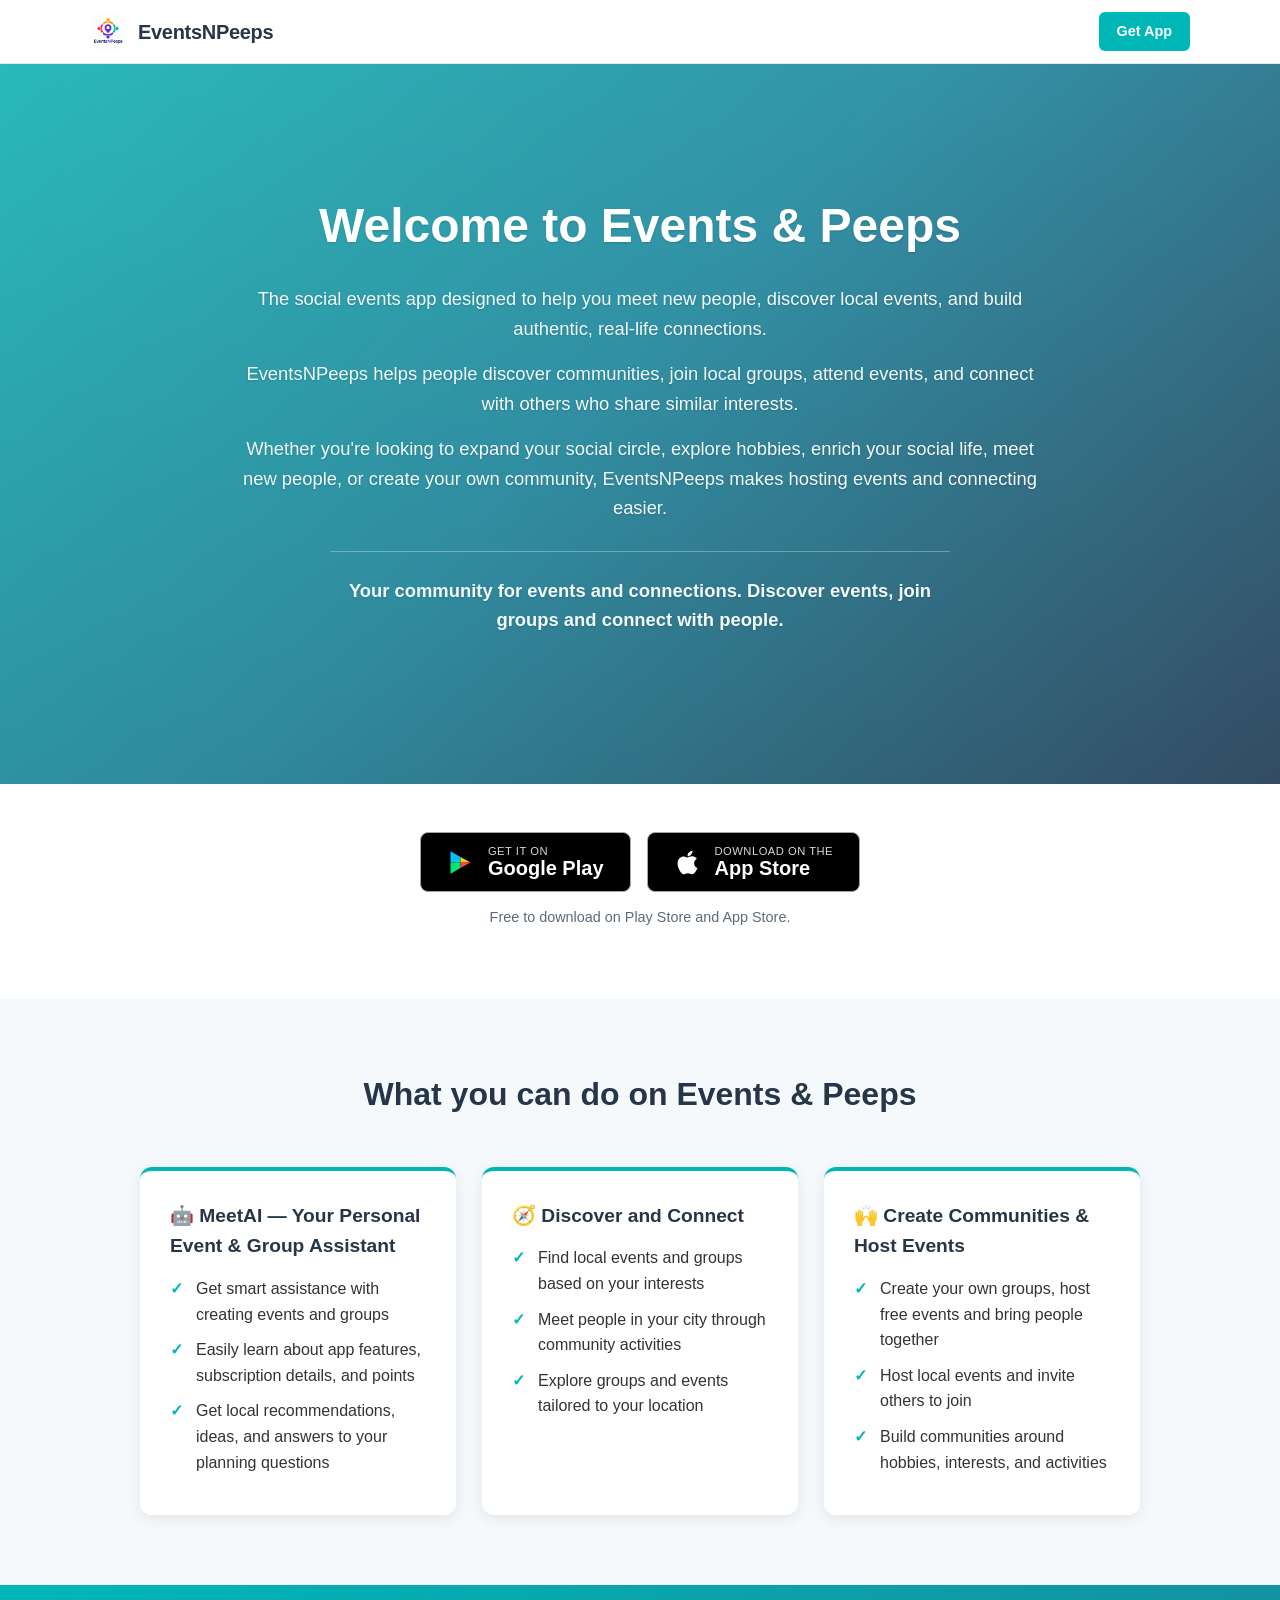
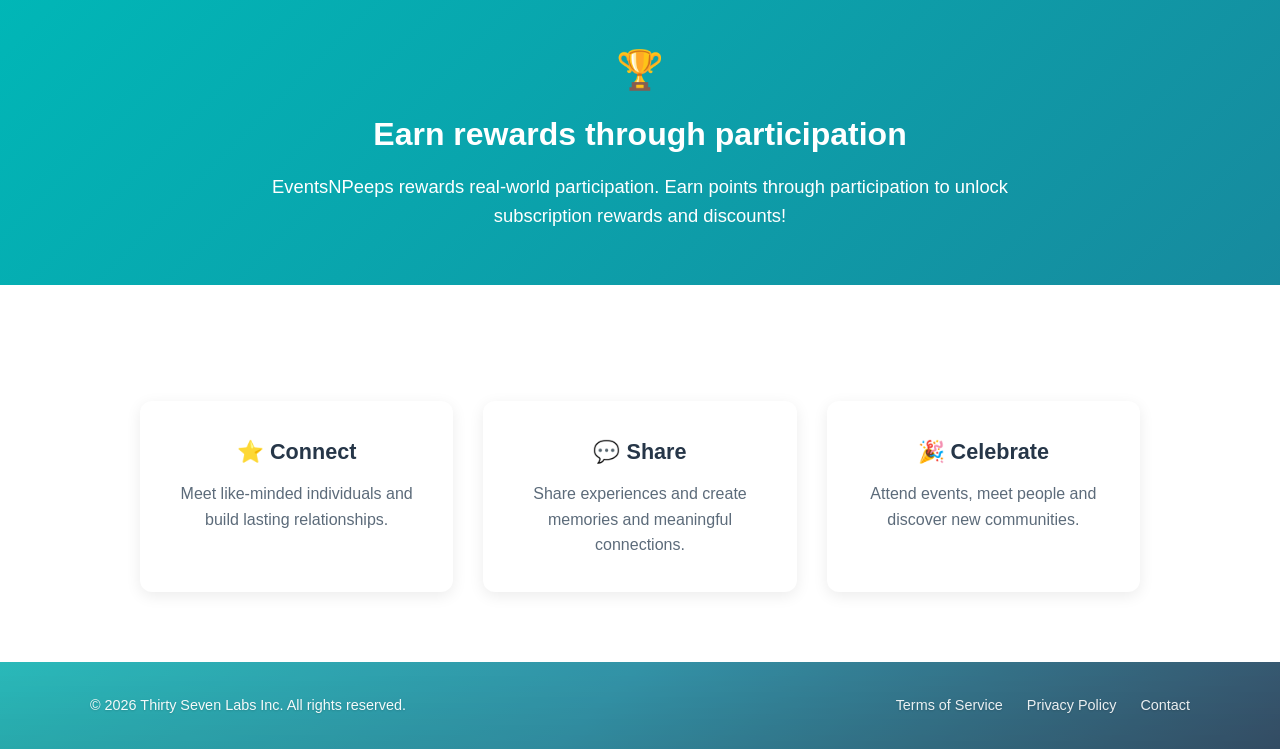
<file: index.html>
<!DOCTYPE html>
<html lang="en">

<head>
<meta charset="UTF-8">
<meta name="viewport" content="width=device-width, initial-scale=1">

<title>EventsNPeeps | Meet People &amp; Discover Local Events</title>
<meta name="description" content="EventsNPeeps is the social events app to meet new people, discover local events, join groups, host events, and build authentic, real-life connections. Download free on Google Play.">

<!-- Favicons -->
<link rel="icon" type="image/png" sizes="48x48" href="./eventsnpeeps_favicon_48x48.png">
<link rel="apple-touch-icon" sizes="180x180" href="./eventsnpeeps_logo_300x300.png">

<!-- Social sharing preview (Open Graph) -->
<meta property="og:type" content="website">
<meta property="og:title" content="EventsNPeeps | Meet People &amp; Discover Local Events">
<meta property="og:description" content="Meet new people, discover local events, join groups, and build real-life connections. Download EventsNPeeps free on Google Play.">
<meta property="og:url" content="https://www.eventsnpeeps.com/">
<meta property="og:image" content="https://www.eventsnpeeps.com/eventsnpeeps_logo_300x300.png">

<style>
:root{
  --teal:#00b7b7;
  --navy:#263648;
  --ink:#333;
  --muted:#5c6b7a;
  --bg-soft:#f6f9fb;
  --card-shadow:0 4px 15px rgba(0,0,0,.08);
}

*{margin:0;padding:0;box-sizing:border-box;}

html{scroll-behavior:smooth;}

body{
  font-family:Arial, Helvetica, sans-serif;
  color:var(--ink);
  line-height:1.6;
}

/* ---------- Top Navbar ---------- */
.navbar{
  position:sticky;
  top:0;
  z-index:1000;
  background:rgba(255, 255, 255, 0.95);
  backdrop-filter:blur(8px);
  border-bottom:1px solid #e5e9ec;
  padding:12px 24px;
}
.nav-container{
  max-width:1100px;
  margin:0 auto;
  display:flex;
  align-items:center;
  justify-content:space-between;
}
.nav-brand{
  display:flex;
  align-items:center;
  gap:12px;
  text-decoration:none;
}
.nav-logo{
  width:36px;
  height:36px;
  border-radius:8px;
  object-fit:contain;
}
.nav-title{
  font-size:1.25rem;
  font-weight:700;
  color:var(--navy);
  letter-spacing:-0.3px;
}
.nav-cta{
  background:var(--teal);
  color:#fff;
  text-decoration:none;
  padding:8px 18px;
  border-radius:6px;
  font-size:0.9rem;
  font-weight:600;
  transition:background 0.2s ease;
}
.nav-cta:hover{background:#009b9b;}

/* ---------- Hero (full-width header band) ---------- */
.hero{
  min-height:80vh;
  background:
    linear-gradient(rgba(0,0,0,.06), rgba(0,0,0,.12)),
    linear-gradient(135deg, #2cc5c5 0%, #369cb2 47%, #3a5670 100%);
  color:#fff;
  display:flex;
  align-items:center;
  justify-content:center;
  text-align:center;
  padding:70px 20px 80px;
  text-shadow:0 1px 2px rgba(0,0,0,.15);
}

.hero-inner{max-width:820px;}

.hero-logo-badge{
  width:100px;
  height:100px;
  border-radius:24px;
  background:#fff;
  padding:8px;
  box-shadow:0 12px 30px rgba(0,0,0,0.2);
  margin:0 auto 24px;
  display:block;
  object-fit:contain;
}

.hero h1{
  font-size:3rem;
  font-weight:600;
  margin-bottom:20px;
}

.hero p{
  font-size:1.15rem;
  margin-bottom:16px;
  color:#f3fbfb;
}

.hero-tagline{
  margin:28px auto 0;
  max-width:620px;
  padding-top:24px;
  border-top:1px solid rgba(255,255,255,.30);
  font-size:1.18rem;
  font-weight:600;
}

/* ---------- Generic section ---------- */
.section{
  padding:70px 20px;
  text-align:center;
}

.section-alt{background:var(--bg-soft);}

.container{max-width:1000px;margin:0 auto;}

.section h2{
  font-size:2rem;
  font-weight:600;
  margin-bottom:18px;
  color:var(--navy);
}

/* ---------- Download ---------- */
.download{
  padding:48px 20px 70px;
  text-align:center;
}

.store-buttons{
  display:flex;
  gap:16px;
  justify-content:center;
  flex-wrap:wrap;
}

.store-btn{
  display:inline-flex;
  align-items:center;
  gap:14px;
  background:#000;
  color:#fff;
  text-decoration:none;
  padding:12px 26px;
  border-radius:8px;
  border:1px solid #a6a6a6;
  transition:.25s;
}
.store-btn:hover{background:#151515;transform:translateY(-1px);}
.store-btn svg{width:27px;height:27px;flex:none;}
.store-btn .label{text-align:left;line-height:1.1;}
.store-btn .small{display:block;font-size:.7rem;opacity:.85;letter-spacing:.5px;text-transform:uppercase;}
.store-btn .big{display:block;font-size:1.25rem;font-weight:bold;}

.store-note{margin-top:14px;font-size:.9rem;color:var(--muted);}

/* ---------- Feature blocks ---------- */
.features{
  display:grid;
  grid-template-columns:repeat(auto-fit,minmax(280px,1fr));
  gap:26px;
  margin-top:46px;
  text-align:left;
}

.feature-card{
  background:#fff;
  padding:30px;
  border-radius:12px;
  box-shadow:var(--card-shadow);
  border-top:4px solid var(--teal);
}

.feature-card h3{
  font-size:1.2rem;
  color:var(--navy);
  margin-bottom:14px;
}

.feature-card ul{list-style:none;}
.feature-card li{
  position:relative;
  padding-left:26px;
  margin-bottom:10px;
}
.feature-card li::before{
  content:"\2713";
  position:absolute;
  left:0;
  color:var(--teal);
  font-weight:bold;
}

/* ---------- Points callout ---------- */
.points{
  background:linear-gradient(135deg,#00b7b7,#178a9e);
  color:#fff;
  text-align:center;
  padding:54px 20px;
}
.points .container{max-width:760px;}
.points .emoji{font-size:2.4rem;}
.points h2{color:#fff;margin:8px 0 12px;font-size:2rem;font-weight:600;}
.points p{font-size:1.15rem;}

/* ---------- Emoji pillar cards ---------- */
.pillars{
  display:grid;
  grid-template-columns:repeat(auto-fit,minmax(240px,1fr));
  gap:30px;
  margin-top:46px;
}
.card{
  background:#fff;
  padding:34px 26px;
  border-radius:12px;
  box-shadow:var(--card-shadow);
}
.card h3{font-size:1.35rem;margin-bottom:12px;color:var(--navy);}
.card p{color:var(--muted);}

/* ---------- Footer ---------- */
.footer{
  background:
    linear-gradient(rgba(0,0,0,.06), rgba(0,0,0,.12)),
    linear-gradient(135deg, #2cc5c5 0%, #369cb2 47%, #3a5670 100%);
  color:#ffffff;
  padding:32px 24px;
  font-size:0.9rem;
  text-shadow:0 1px 2px rgba(0,0,0,.15);
}
.footer-container{
  max-width:1100px;
  margin:0 auto;
  display:flex;
  align-items:center;
  justify-content:space-between;
  flex-wrap:wrap;
  gap:16px;
}
.footer-copyright{
  margin:0;
  color:rgba(255,255,255,0.95);
}
.footer-links{
  display:flex;
  align-items:center;
  gap:24px;
  flex-wrap:wrap;
}
.footer-links a{
  color:rgba(255,255,255,0.9);
  text-decoration:none;
  transition:all 0.2s ease;
}
.footer-links a:hover{
  color:#ffffff;
  text-decoration:underline;
}

@media(max-width:768px){
  .hero{min-height:auto;padding:60px 22px;}
  .hero h1{font-size:2.2rem;}
  .hero p{font-size:1.05rem;}
  .hero-logo-badge{width:80px;height:80px;}
  .footer-container{
    flex-direction:column;
    text-align:center;
    gap:14px;
  }
  .footer-links{
    justify-content:center;
    gap:16px;
  }
}
</style>

</head>

<body>

<!-- ===================== NAVBAR ===================== -->
<nav class="navbar">
  <div class="nav-container">
    <a href="#" class="nav-brand">
      <img src="./eventsnpeeps_logo_300x300.png" alt="EventsNPeeps Logo" class="nav-logo">
      <span class="nav-title">EventsNPeeps</span>
    </a>
    <a href="#download" class="nav-cta">Get App</a>
  </div>
</nav>

<!-- ===================== HERO ===================== -->
<header class="hero">
  <div class="hero-inner">
    <h1>Welcome to Events &amp; Peeps</h1>
    <p>The social events app designed to help you meet new people, discover local events, and build authentic, real-life connections.</p>
    <p>EventsNPeeps helps people discover communities, join local groups, attend events, and connect with others who share similar interests.</p>
    <p>Whether you're looking to expand your social circle, explore hobbies, enrich your social life, meet new people, or create your own community, EventsNPeeps makes hosting events and connecting easier.</p>
    <p class="hero-tagline">Your community for events and connections. Discover events, join groups and connect with people.</p>
  </div>
</header>

<!-- ===================== DOWNLOAD ===================== -->
<section id="download" class="download">
  <div class="store-buttons">
    <a class="store-btn" href="https://play.google.com/store/apps/details?id=com.eventsnpeeps.event_management" target="_blank" rel="noopener">
      <svg viewBox="0 0 46 46" aria-hidden="true">
        <polygon fill="#00c3ff" points="6,4 23,13.5 23,23 6,23"/>
        <polygon fill="#ffce00" points="23,13.5 40,23 23,23"/>
        <polygon fill="#00e676" points="6,42 23,32.5 23,23 6,23"/>
        <polygon fill="#ff424b" points="23,32.5 40,23 23,23"/>
      </svg>
      <span class="label">
        <span class="small">Get it on</span>
        <span class="big">Google Play</span>
      </span>
    </a>
    
    <a class="store-btn" href="https://apps.apple.com/us/app/eventsnpeeps/id6791054680" target="_blank" rel="noopener">
      <svg class="apple" viewBox="0 0 384 512" aria-hidden="true"><path fill="#fff" d="M318.7 268.7c-.2-36.7 16.4-64.4 50-84.8-18.8-26.9-47.2-41.7-84.7-44.6-35.5-2.8-74.3 20.7-88.5 20.7-15 0-49.4-19.7-76.4-19.7C63.3 141.2 4 184.8 4 273.5q0 39.3 14.4 81.2c12.8 36.7 59 126.7 107.2 125.2 25.2-.6 43-17.9 75.8-17.9 31.8 0 48.3 17.9 76.4 17.9 48.6-.7 90.4-82.5 102.6-119.3-65.2-30.7-61.7-90-61.7-91.9zm-56.6-164.2c27.3-32.4 24.8-61.9 24-72.5-24.1 1.4-52 16.4-67.9 34.9-17.5 19.8-27.8 44.3-25.6 71.9 26.1 2 49.9-11.4 69.5-34.3z"/></svg>
      <span class="label">
        <span class="small">Download on the</span>
        <span class="big">App Store</span>
      </span>
    </a>
  </div>
  <p class="store-note">Free to download on Play Store and App Store.</p>
</section>

<!-- ===================== FEATURES ===================== -->
<section class="section section-alt">
  <div class="container">
    <h2>What you can do on Events &amp; Peeps</h2>
    <div class="features">

      <div class="feature-card">
        <h3>&#129302; MeetAI &mdash; Your Personal Event &amp; Group Assistant</h3>
        <ul>
          <li>Get smart assistance with creating events and groups</li>
          <li>Easily learn about app features, subscription details, and points</li>
          <li>Get local recommendations, ideas, and answers to your planning questions</li>
        </ul>
      </div>

      <div class="feature-card">
        <h3>&#129517; Discover and Connect</h3>
        <ul>
          <li>Find local events and groups based on your interests</li>
          <li>Meet people in your city through community activities</li>
          <li>Explore groups and events tailored to your location</li>
        </ul>
      </div>

      <div class="feature-card">
        <h3>&#128588; Create Communities &amp; Host Events</h3>
        <ul>
          <li>Create your own groups, host free events and bring people together</li>
          <li>Host local events and invite others to join</li>
          <li>Build communities around hobbies, interests, and activities</li>
        </ul>
      </div>

    </div>
  </div>
</section>

<!-- ===================== POINTS / REWARDS ===================== -->
<section class="points">
  <div class="container">
    <div class="emoji">&#127942;</div>
    <h2>Earn rewards through participation</h2>
    <p>EventsNPeeps rewards real-world participation. Earn points through participation to unlock subscription rewards and discounts!</p>
  </div>
</section>

<!-- ===================== PILLARS ===================== -->
<section class="section">
  <div class="container">
    <div class="pillars">

      <div class="card">
        <h3>&#11088; Connect</h3>
        <p>Meet like-minded individuals and build lasting relationships.</p>
      </div>

      <div class="card">
        <h3>&#128172; Share</h3>
        <p>Share experiences and create memories and meaningful connections.</p>
      </div>

      <div class="card">
        <h3>&#127881; Celebrate</h3>
        <p>Attend events, meet people and discover new communities.</p>
      </div>

    </div>
  </div>
</section>

<!-- ===================== FOOTER ===================== -->
<footer class="footer">
  <div class="footer-container">
    <p class="footer-copyright">&copy; 2026 Thirty Seven Labs Inc. All rights reserved.</p>
    <div class="footer-links">
      <a href="eventsnpeeps_termsofservice.html">Terms of Service</a>
      <a href="eventsnpeeps_privacypolicy.html">Privacy Policy</a>
      <a href="mailto:support@eventsnpeeps.com">Contact</a>
    </div>
  </div>
</footer>

</body>

</html>
</file>
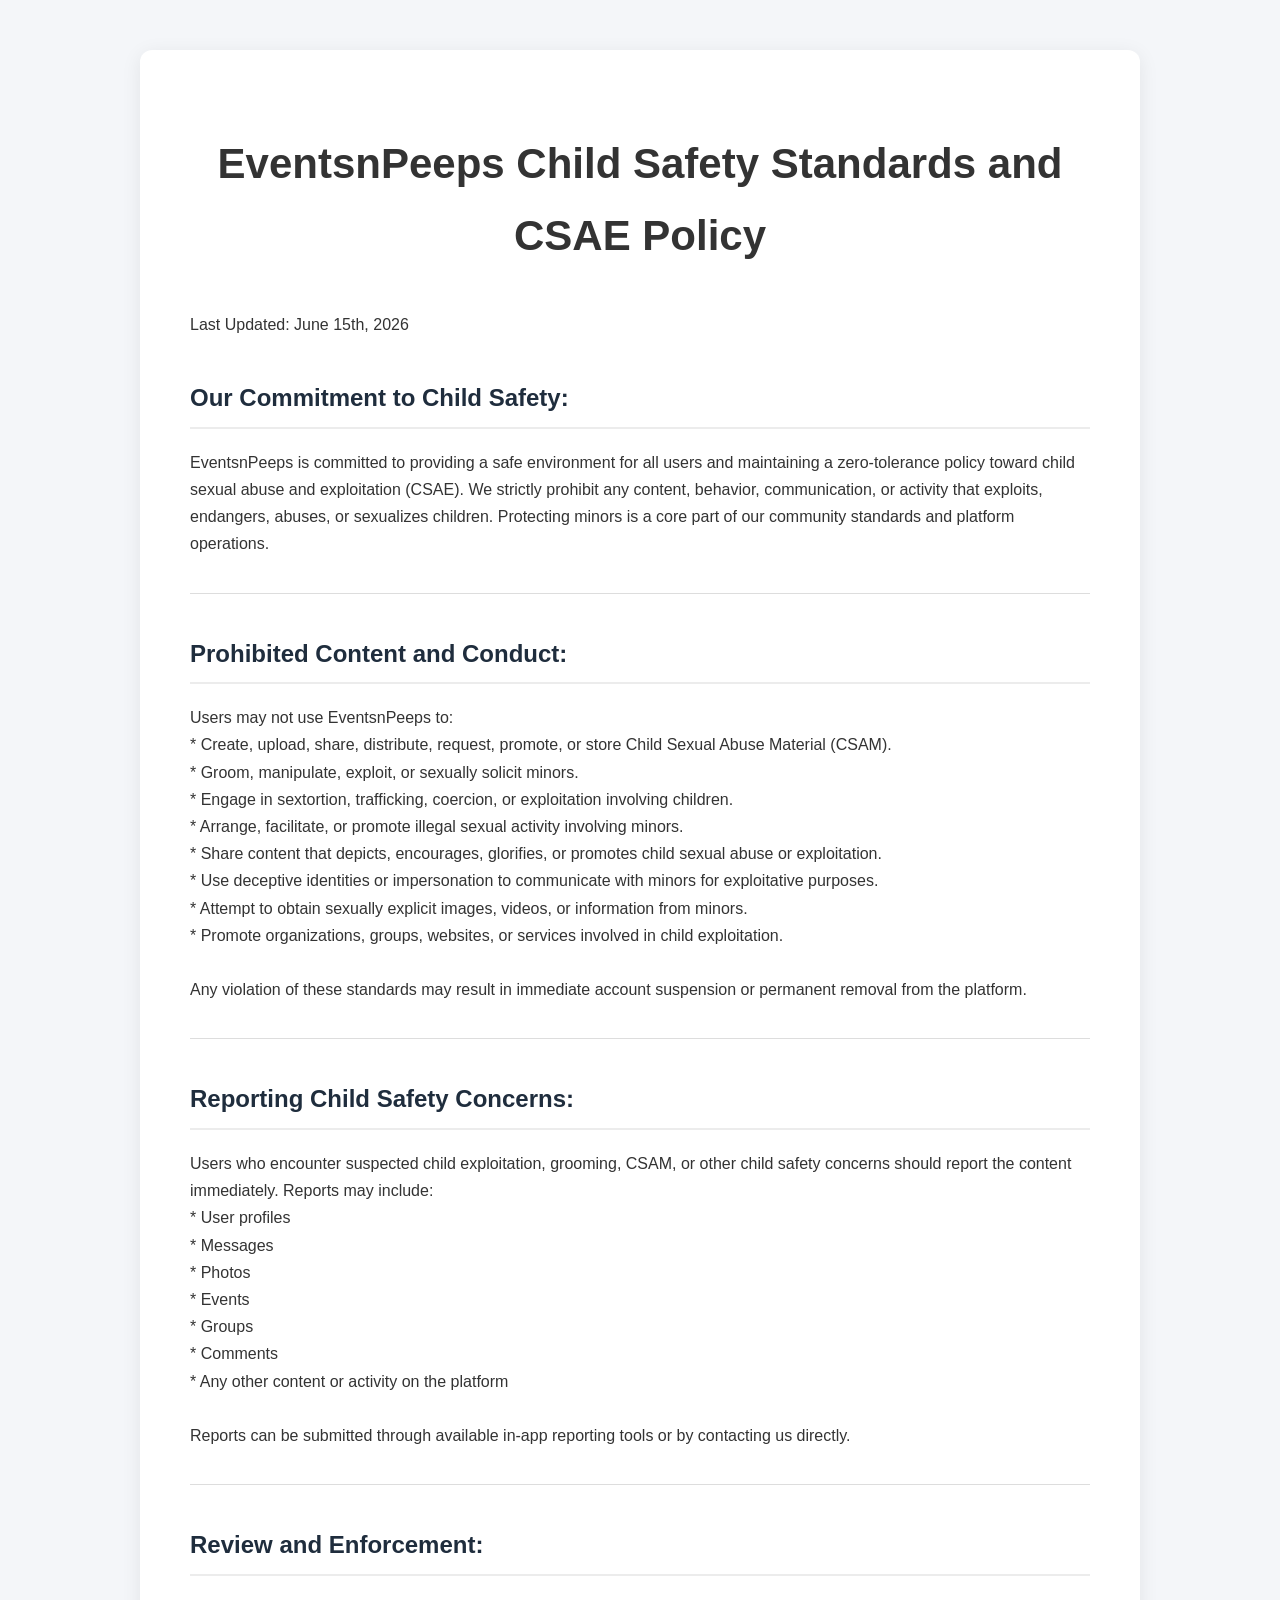
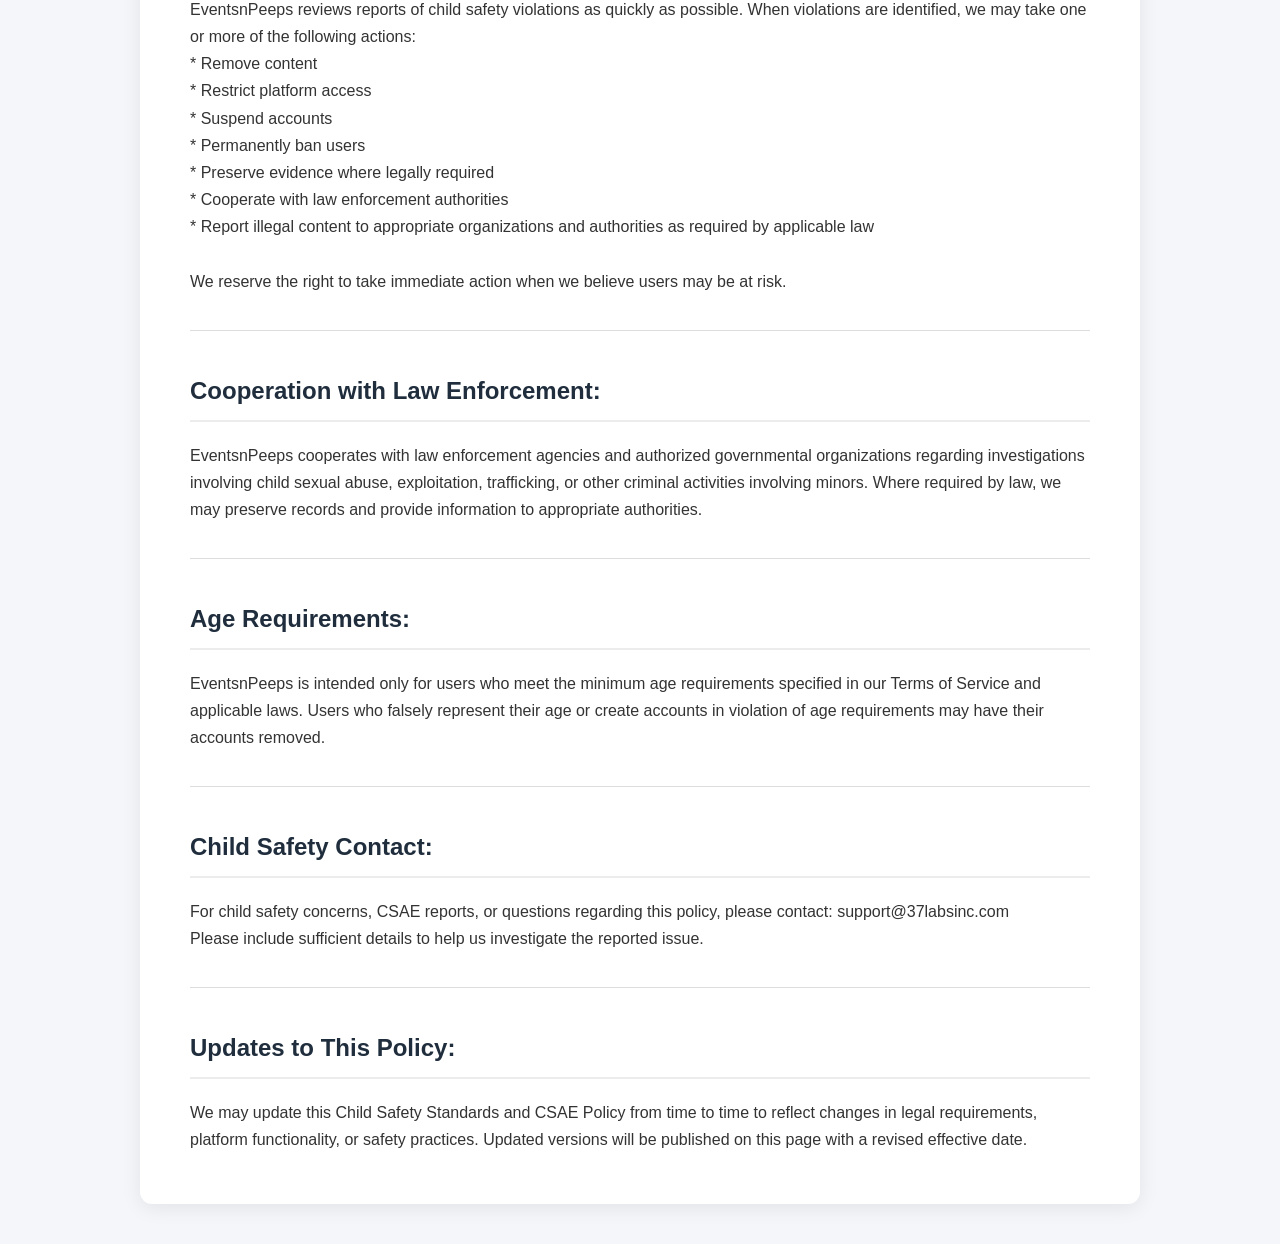
<file: csae-policy/index.html>
<!DOCTYPE html>
<html>
<head>
    <meta charset="utf-8">
    <title>EventsNPeeps - Child Safety Policy</title>
	<link rel="stylesheet" href="../css/privacy-policy.css">
</head>
<body style="font-family: sans-serif; padding-top: 50px;">
	<div class="policy-container">
		<h1>EventsnPeeps Child Safety Standards and CSAE Policy</h1>
		Last Updated: June 15th, 2026
		<br/>
		<h2>Our Commitment to Child Safety:</h2>
		EventsnPeeps is committed to providing a safe environment for all users and maintaining a zero-tolerance policy toward child sexual abuse and exploitation (CSAE).
		
		We strictly prohibit any content, behavior, communication, or activity that exploits, endangers, abuses, or sexualizes children. Protecting minors is a core part of our community standards and platform operations.
		<hr>
		<h2>Prohibited Content and Conduct:</h2>
		
		Users may not use EventsnPeeps to:
		<br>
		* Create, upload, share, distribute, request, promote, or store Child Sexual Abuse Material (CSAM).<br>
		* Groom, manipulate, exploit, or sexually solicit minors.<br>
		* Engage in sextortion, trafficking, coercion, or exploitation involving children.<br>
		* Arrange, facilitate, or promote illegal sexual activity involving minors.<br>
		* Share content that depicts, encourages, glorifies, or promotes child sexual abuse or exploitation.<br>
		* Use deceptive identities or impersonation to communicate with minors for exploitative purposes.<br>
		* Attempt to obtain sexually explicit images, videos, or information from minors.<br>
		* Promote organizations, groups, websites, or services involved in child exploitation.<br>
		<br>
		Any violation of these standards may result in immediate account suspension or permanent removal from the platform.
		<hr>
		<h2>Reporting Child Safety Concerns:</h2>
		
		Users who encounter suspected child exploitation, grooming, CSAM, or other child safety concerns should report the content immediately.
		
		Reports may include:
		<br>
		* User profiles<br>
		* Messages<br>
		* Photos<br>
		* Events<br>
		* Groups<br>
		* Comments<br>
		* Any other content or activity on the platform<br>
		<br>
		Reports can be submitted through available in-app reporting tools or by contacting us directly.
		<hr>
		<h2>Review and Enforcement:</h2>
		
		EventsnPeeps reviews reports of child safety violations as quickly as possible.
		
		When violations are identified, we may take one or more of the following actions:
		<br>
		* Remove content<br>
		* Restrict platform access<br>
		* Suspend accounts<br>
		* Permanently ban users<br>
		* Preserve evidence where legally required<br>
		* Cooperate with law enforcement authorities<br>
		* Report illegal content to appropriate organizations and authorities as required by applicable law<br>
		<br>
		We reserve the right to take immediate action when we believe users may be at risk.
		<hr>
		<h2>Cooperation with Law Enforcement:</h2>
		
		EventsnPeeps cooperates with law enforcement agencies and authorized governmental organizations regarding investigations involving child sexual abuse, exploitation, trafficking, or other criminal activities involving minors.
		
		Where required by law, we may preserve records and provide information to appropriate authorities.
		<hr>
		<h2>Age Requirements:</h2>
		
		EventsnPeeps is intended only for users who meet the minimum age requirements specified in our Terms of Service and applicable laws.
		
		Users who falsely represent their age or create accounts in violation of age requirements may have their accounts removed.
		<hr>
		<h2>Child Safety Contact:</h2>
		
		For child safety concerns, CSAE reports, or questions regarding this policy, please contact: support@37labsinc.com
		<br>
		Please include sufficient details to help us investigate the reported issue.
		<hr>
		<h2>Updates to This Policy:</h2>
		
		We may update this Child Safety Standards and CSAE Policy from time to time to reflect changes in legal requirements, platform functionality, or safety practices. Updated versions will be published on this page with a revised effective date.
	</div>
</body>
</html>
</file>
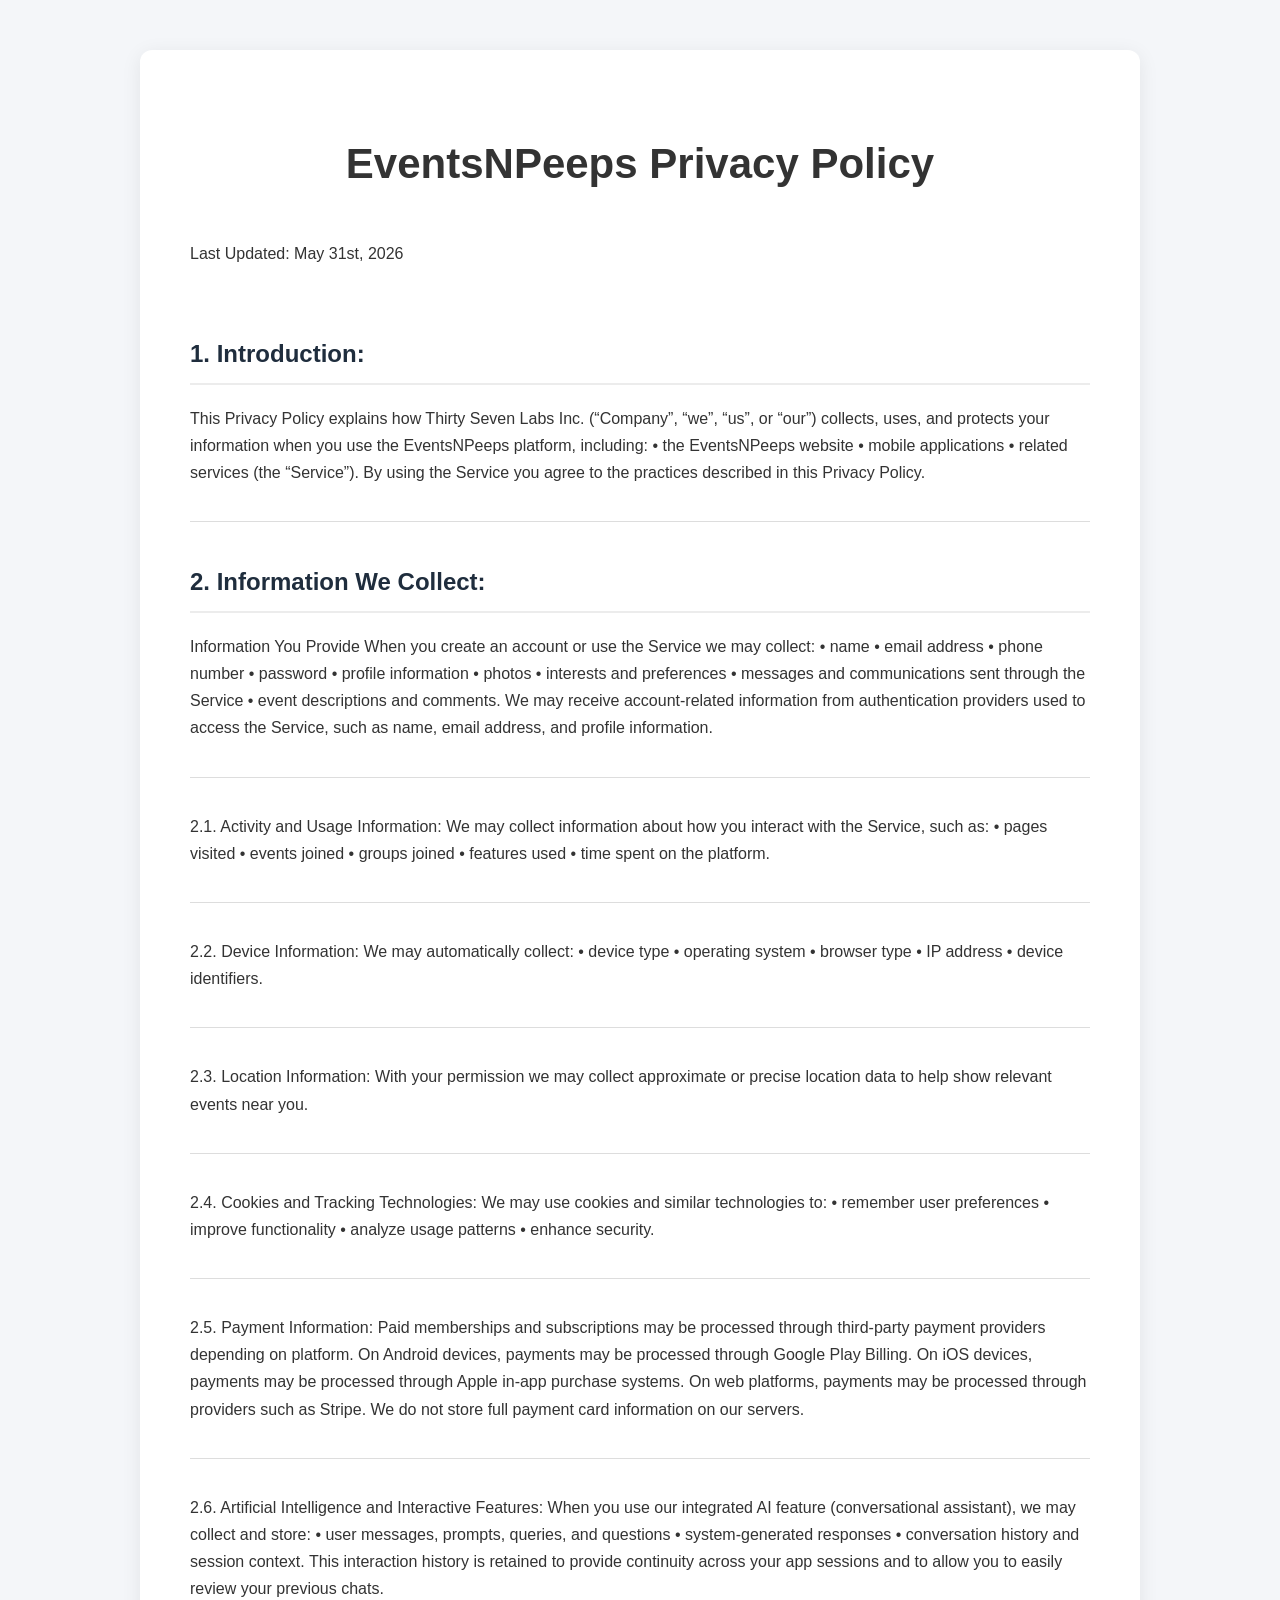
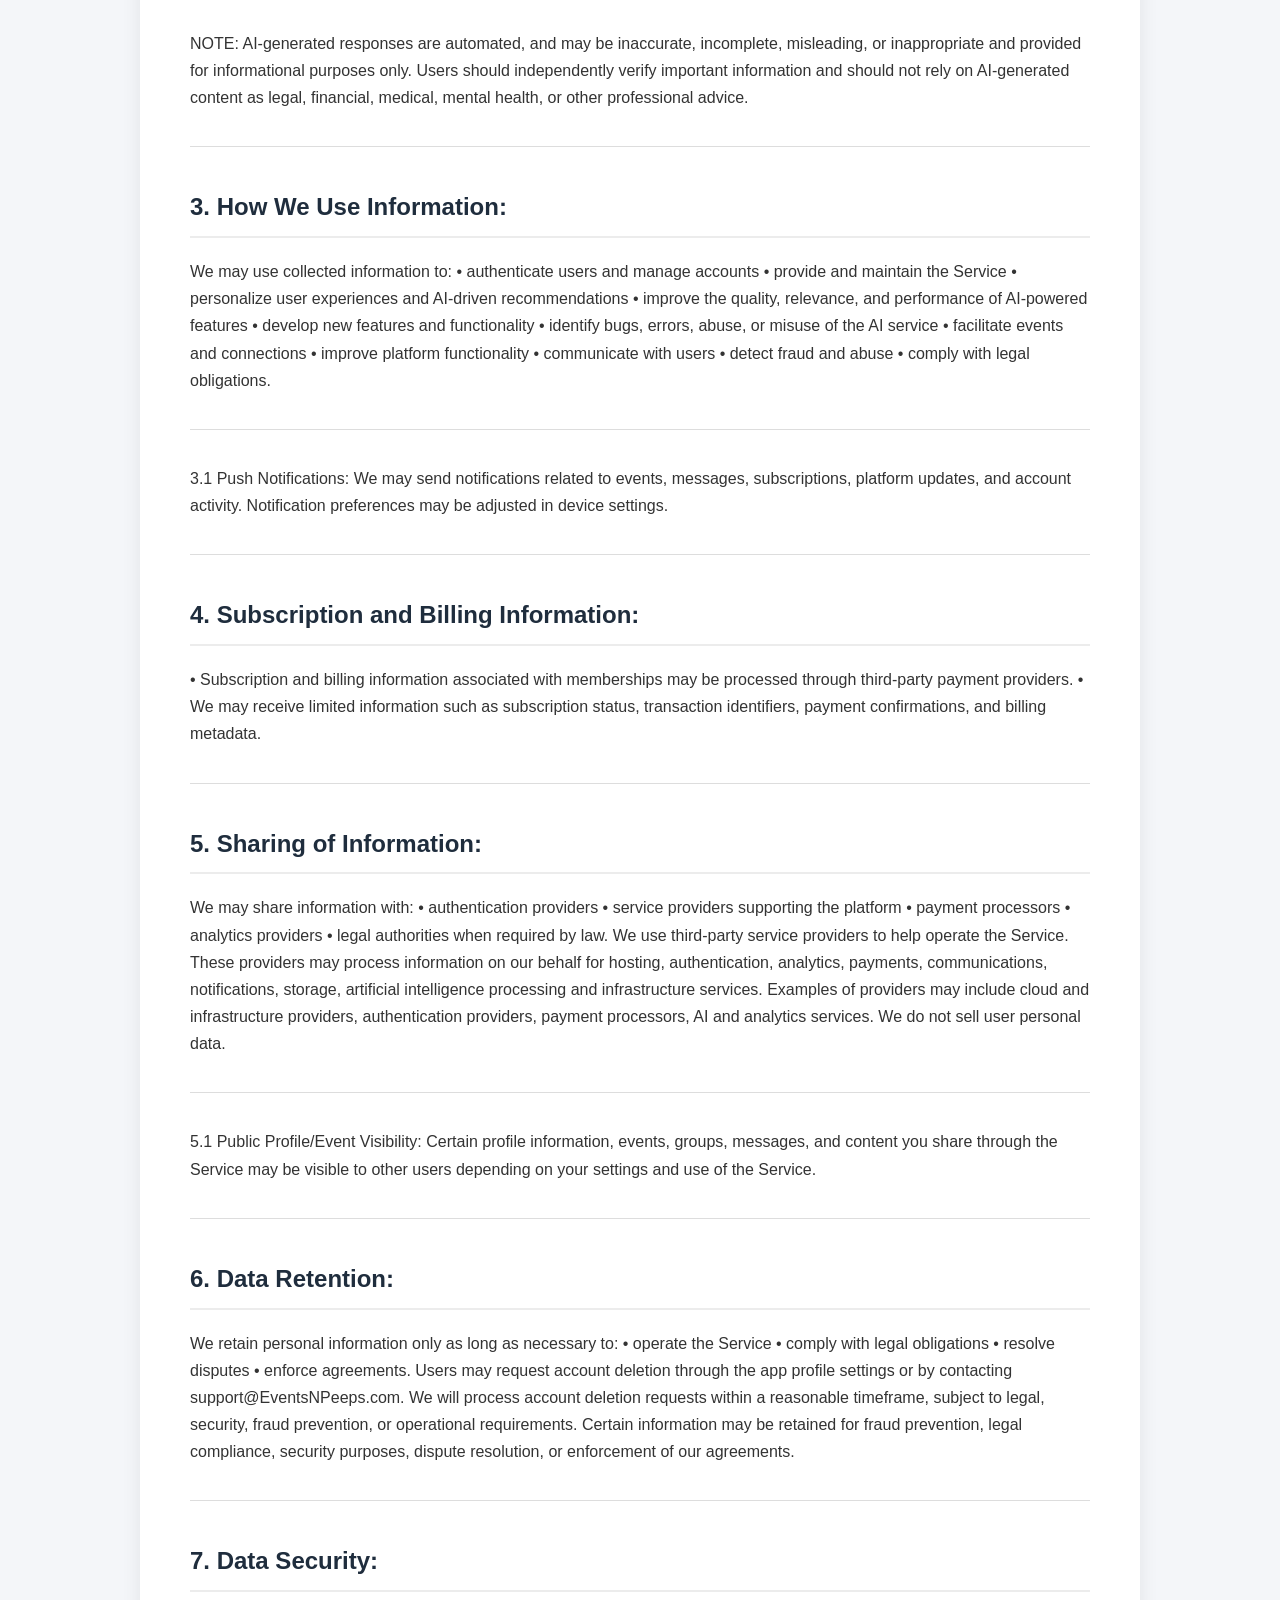
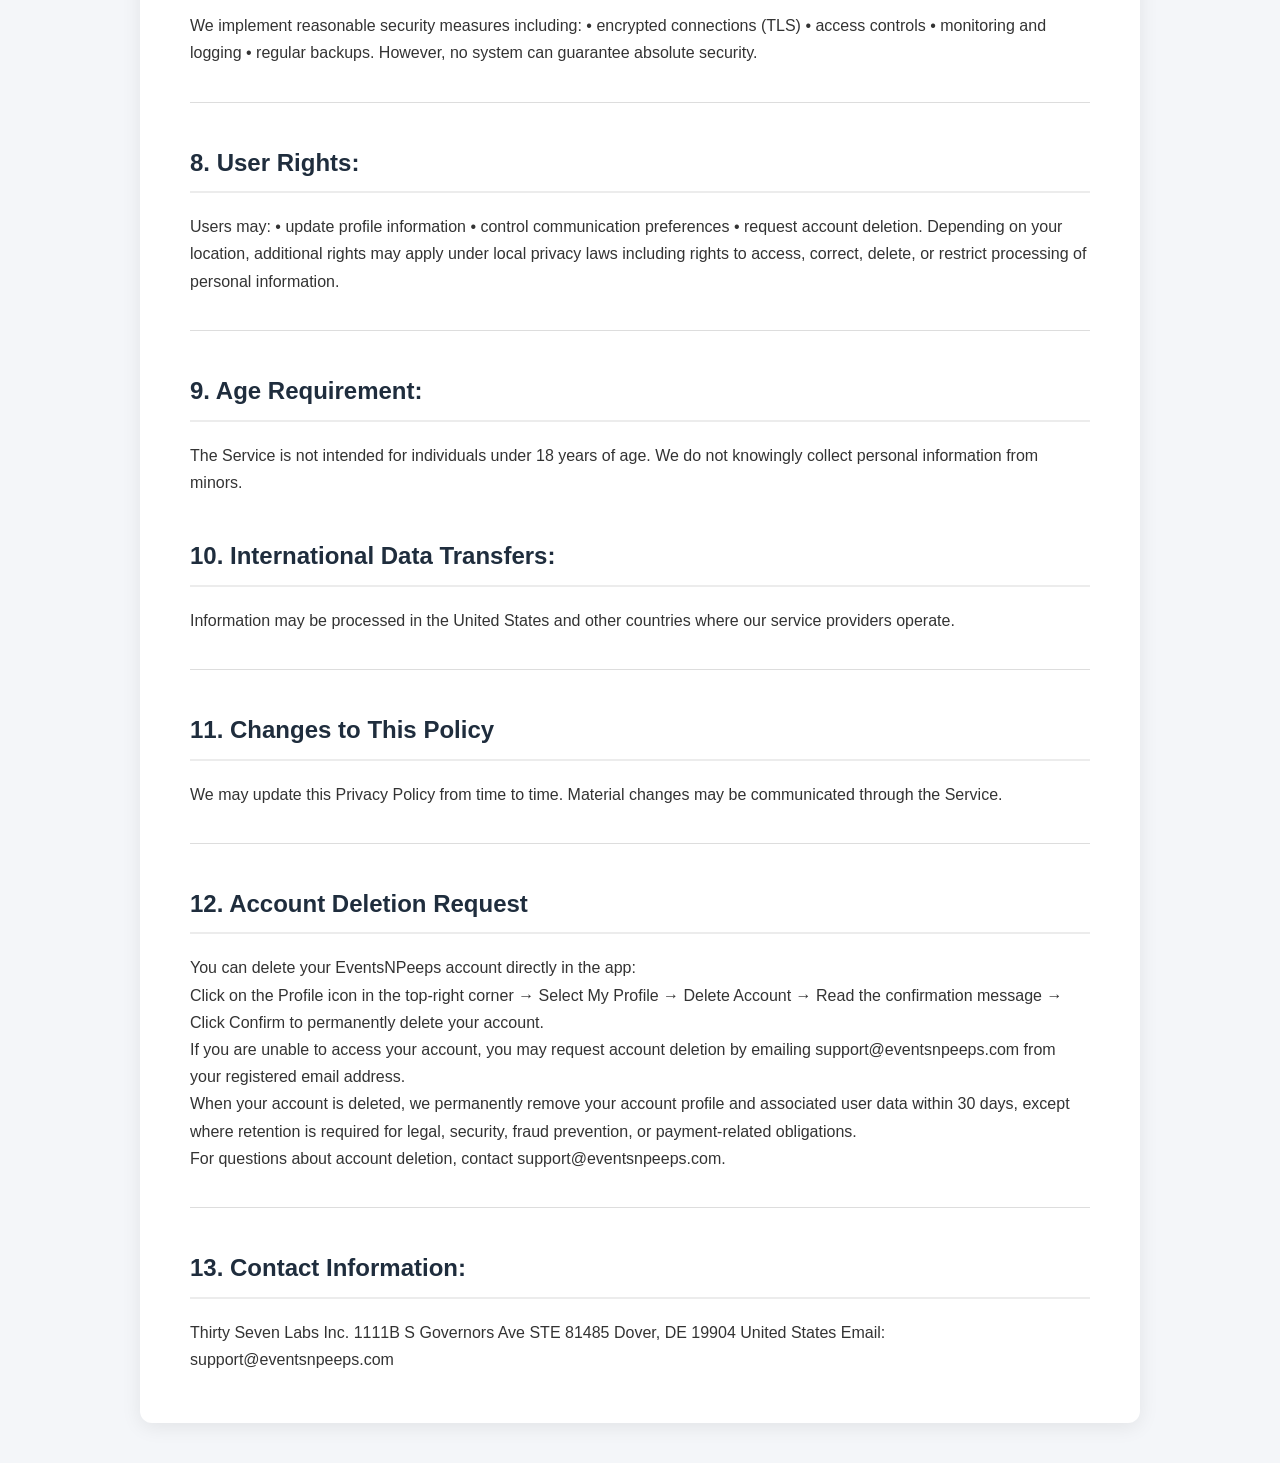
<file: privacy-policy/index.html>
<!DOCTYPE html>
<html>
<head>
    <meta charset="utf-8">
    <title>EventsNPeeps - Stop Waiting for Plans</title>
	<link rel="stylesheet" href="../css/privacy-policy.css">
</head>
<body style="font-family: sans-serif; padding-top: 50px;">
	<div class="policy-container">
		<h1>EventsNPeeps Privacy Policy</h1>
		Last Updated: May 31st, 2026
		<br/>
		<br />
		<h2>1. Introduction:</h2>
		This Privacy Policy explains how Thirty Seven Labs Inc. (“Company”, “we”, “us”, or “our”) collects, uses, and protects your information when you use the EventsNPeeps platform, including:
		•	the EventsNPeeps website
		•	mobile applications
		•	related services (the “Service”).
		By using the Service you agree to the practices described in this Privacy Policy.
		<hr>
		<h2>2. Information We Collect:</h2>
		Information You Provide
		When you create an account or use the Service we may collect:
		•	name
		•	email address
		•	phone number
		•	password
		•	profile information
		•	photos
		•	interests and preferences
		•	messages and communications sent through the Service
		•	event descriptions and comments.
		We may receive account-related information from authentication providers used to access the Service, such as name, email address, and profile information.
		<hr>
		2.1. Activity and Usage Information:
		We may collect information about how you interact with the Service, such as:
		•	pages visited
		•	events joined
		•	groups joined
		•	features used
		•	time spent on the platform.
		<hr>
		2.2. Device Information:
		We may automatically collect:
		•	device type
		•	operating system
		•	browser type
		•	IP address
		•	device identifiers.
		<hr>
		2.3. Location Information:
		With your permission we may collect approximate or precise location data to help show relevant events near you.
		<hr>
		2.4. Cookies and Tracking Technologies:
		We may use cookies and similar technologies to:
		•	remember user preferences
		•	improve functionality
		•	analyze usage patterns
		•	enhance security.
		<hr>
		2.5. Payment Information:
		Paid memberships and subscriptions may be processed through third-party payment providers depending on platform.
		On Android devices, payments may be processed through Google Play Billing.
		On iOS devices, payments may be processed through Apple in-app purchase systems.
		On web platforms, payments may be processed through providers such as Stripe.
		We do not store full payment card information on our servers.
		<hr>
		2.6. Artificial Intelligence and Interactive Features:
		When you use our integrated AI feature (conversational assistant), we may collect and store:
		•	user messages, prompts, queries, and questions
		•	system-generated responses
		•	conversation history and session context.
		This interaction history is retained to provide continuity across your app sessions and to allow you to easily review your previous chats.
		<br/>
		<br/>
		NOTE: AI-generated responses are automated, and may be inaccurate, incomplete, misleading, or inappropriate and provided for informational purposes only.
		Users should independently verify important information and should not rely on AI-generated content as legal, financial, medical, mental health, or other professional advice.
		<hr>
		<h2>3. How We Use Information:</h2>
		We may use collected information to:
		•   authenticate users and manage accounts
		•	provide and maintain the Service
		•	personalize user experiences and AI-driven recommendations
		•	improve the quality, relevance, and performance of AI-powered features
		•	develop new features and functionality
		•	identify bugs, errors, abuse, or misuse of the AI service
		•	facilitate events and connections
		•	improve platform functionality
		•	communicate with users
		•	detect fraud and abuse
		•	comply with legal obligations.
		<hr>
		3.1 Push Notifications: 
		We may send notifications related to events, messages, subscriptions, platform updates, and account activity. Notification preferences may be adjusted in device settings.
		<hr>
		<h2>4. Subscription and Billing Information:</h2>
		•   Subscription and billing information associated with memberships may be processed through third-party payment providers. 
		•   We may receive limited information such as subscription status, transaction identifiers, payment confirmations, and billing metadata.
		<hr>
		<h2>5. Sharing of Information:</h2>
		We may share information with:
		•   authentication providers
		•	service providers supporting the platform
		•	payment processors
		•	analytics providers
		•	legal authorities when required by law.
		We use third-party service providers to help operate the Service. 
		These providers may process information on our behalf for hosting, authentication, analytics, payments, communications, notifications, storage, artificial intelligence processing and infrastructure services.
		Examples of providers may include cloud and infrastructure providers, authentication providers, payment processors, AI and analytics services.
		We do not sell user personal data.
		<hr>
		5.1 Public Profile/Event Visibility:
		Certain profile information, events, groups, messages, and content you share through the Service may be visible to other users depending on your settings and use of the Service.
		<hr>
		<h2>6. Data Retention:</h2>
		We retain personal information only as long as necessary to:
		•	operate the Service
		•	comply with legal obligations
		•	resolve disputes
		•	enforce agreements.
		Users may request account deletion through the app profile settings or by contacting support@EventsNPeeps.com.
		We will process account deletion requests within a reasonable timeframe, subject to legal, security, fraud prevention, or operational requirements.
		Certain information may be retained for fraud prevention, legal compliance, security purposes, dispute resolution, or enforcement of our agreements.
		<hr>
		<h2>7. Data Security:</h2>
		We implement reasonable security measures including:
		•	encrypted connections (TLS)
		•	access controls
		•	monitoring and logging
		•	regular backups.
		However, no system can guarantee absolute security.
		<hr>
		<h2>8. User Rights:</h2>
		Users may:
		•	update profile information
		•	control communication preferences
		•	request account deletion.
		Depending on your location, additional rights may apply under local privacy laws including rights to access, correct, delete, or restrict processing of personal information.
		<hr>
		<h2>9. Age Requirement:</h2>
		The Service is not intended for individuals under 18 years of age. We do not knowingly collect personal information from minors.
		<h2>10. International Data Transfers:</h2>
		Information may be processed in the United States and other countries where our service providers operate.
		<hr>
		<h2>11. Changes to This Policy</h2>
		We may update this Privacy Policy from time to time.
		Material changes may be communicated through the Service.
		<hr>
		<h2>12. Account Deletion Request</h2>
			You can delete your EventsNPeeps account directly in the app:
			<br>
			Click on the Profile icon in the top-right corner → Select My Profile → Delete Account → Read the confirmation message → Click Confirm to permanently delete your account.
			<br>
			If you are unable to access your account, you may request account deletion by emailing support@eventsnpeeps.com from your registered email address.
			<br>
			When your account is deleted, we permanently remove your account profile and associated user data within 30 days, except where retention is required for legal, security, fraud prevention, or payment-related obligations.
			<br>
			For questions about account deletion, contact support@eventsnpeeps.com.
		<hr>
		<h2>13. Contact Information:</h2>
			Thirty Seven Labs Inc.
			1111B S Governors Ave STE 81485
			Dover, DE 19904
			United States
			Email: support@eventsnpeeps.com
	</div>
</body>
</html>
</file>
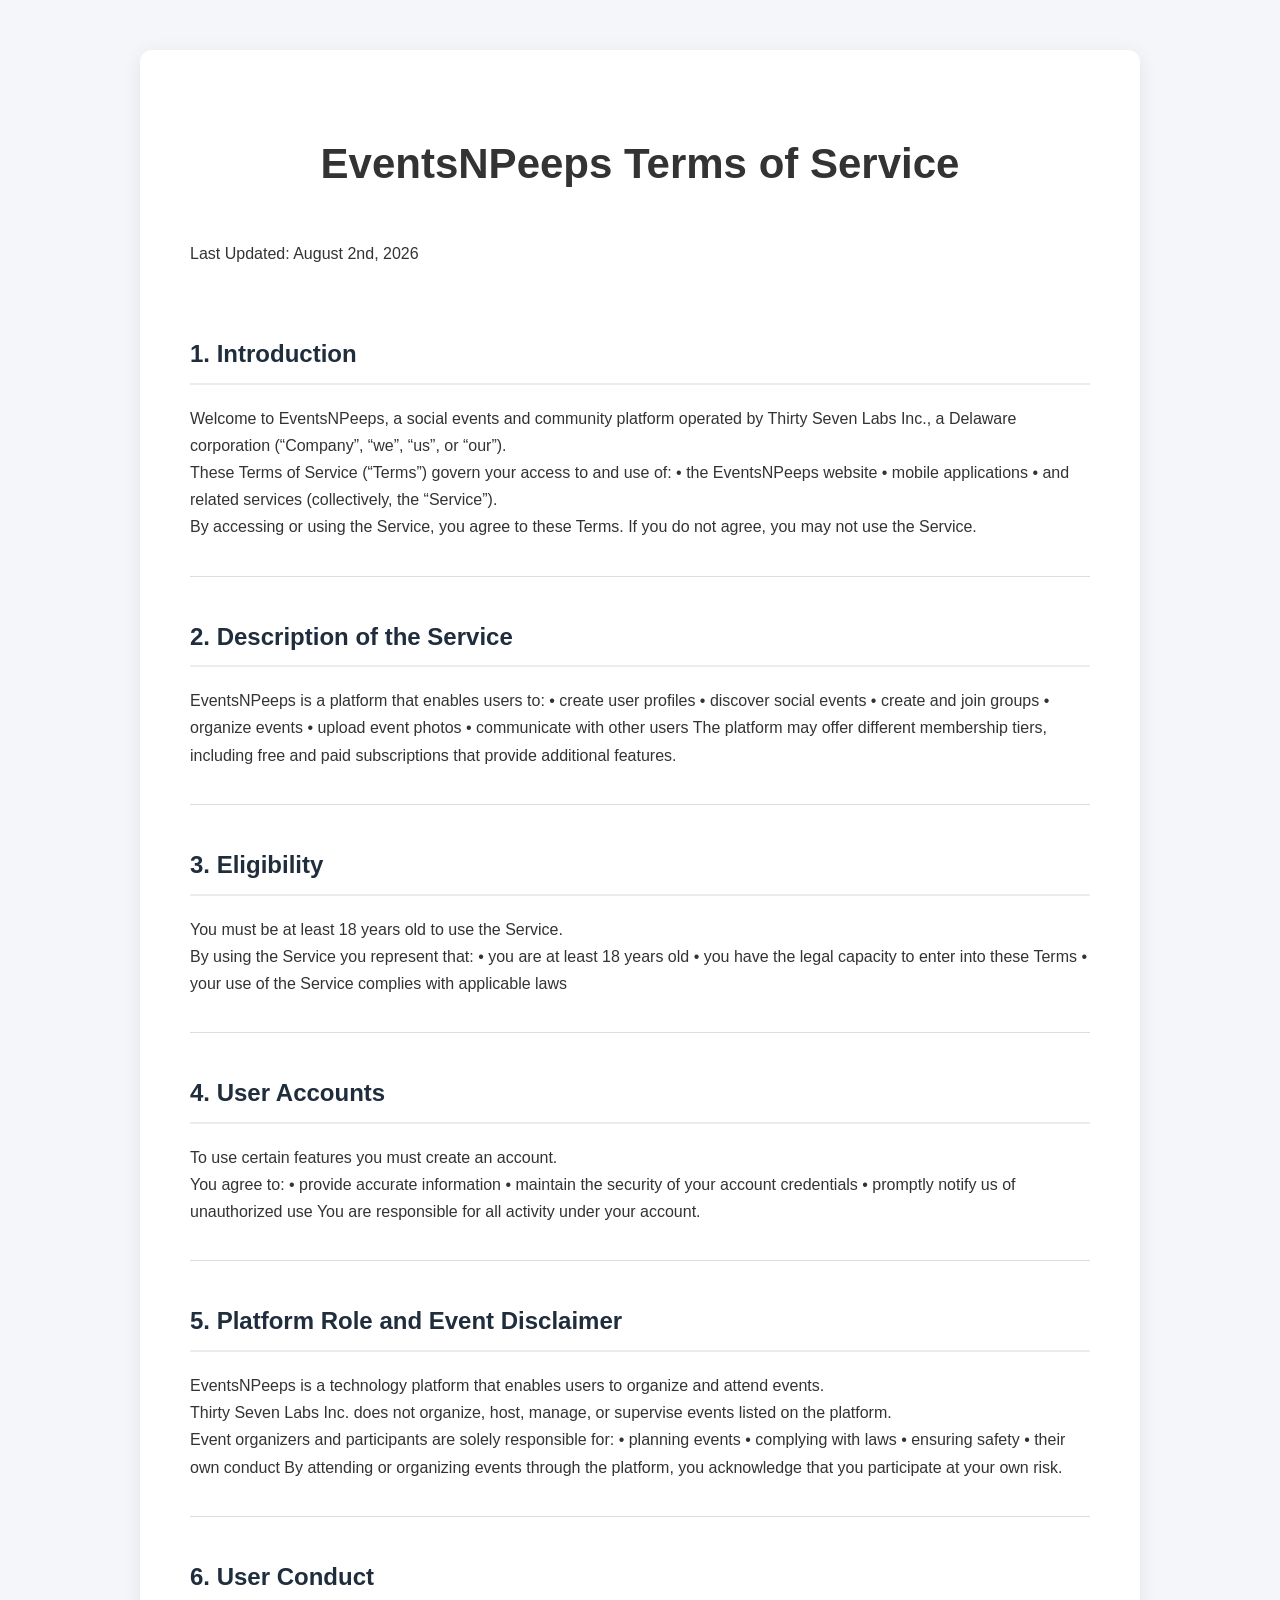
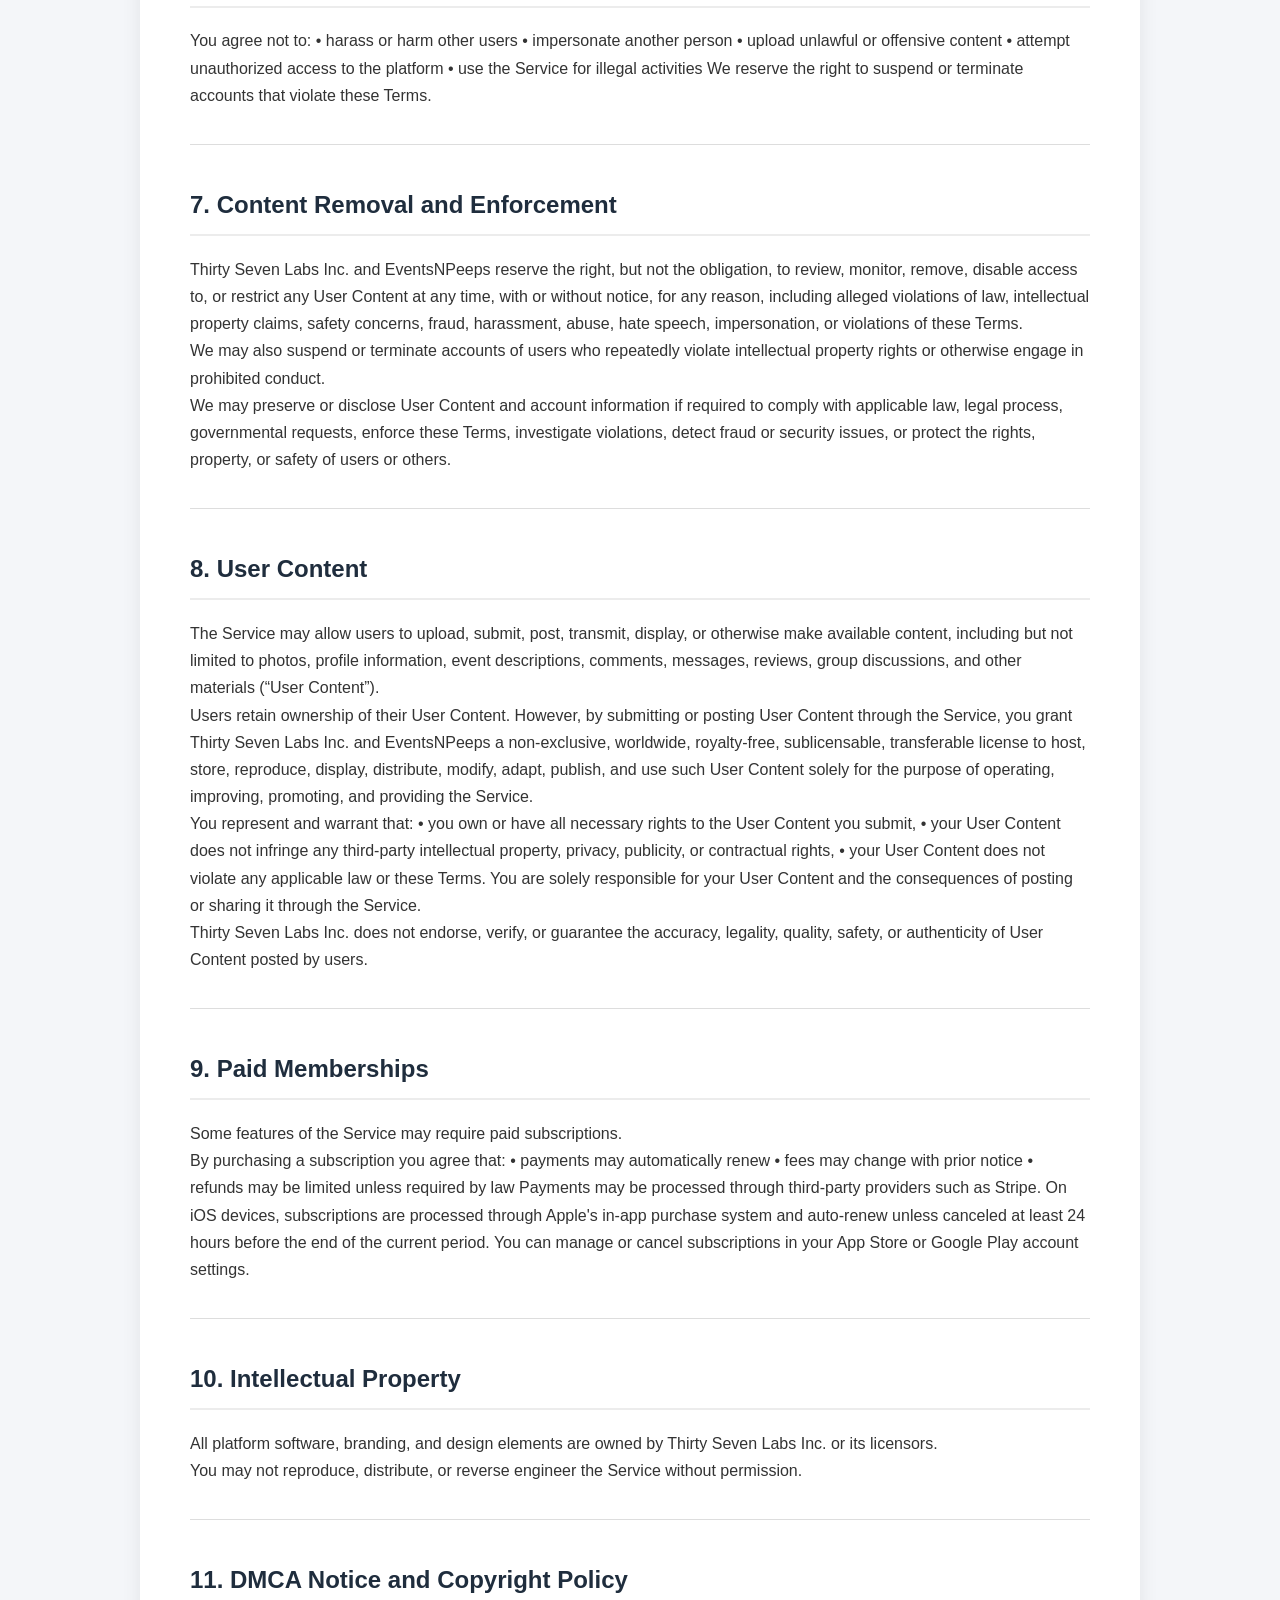
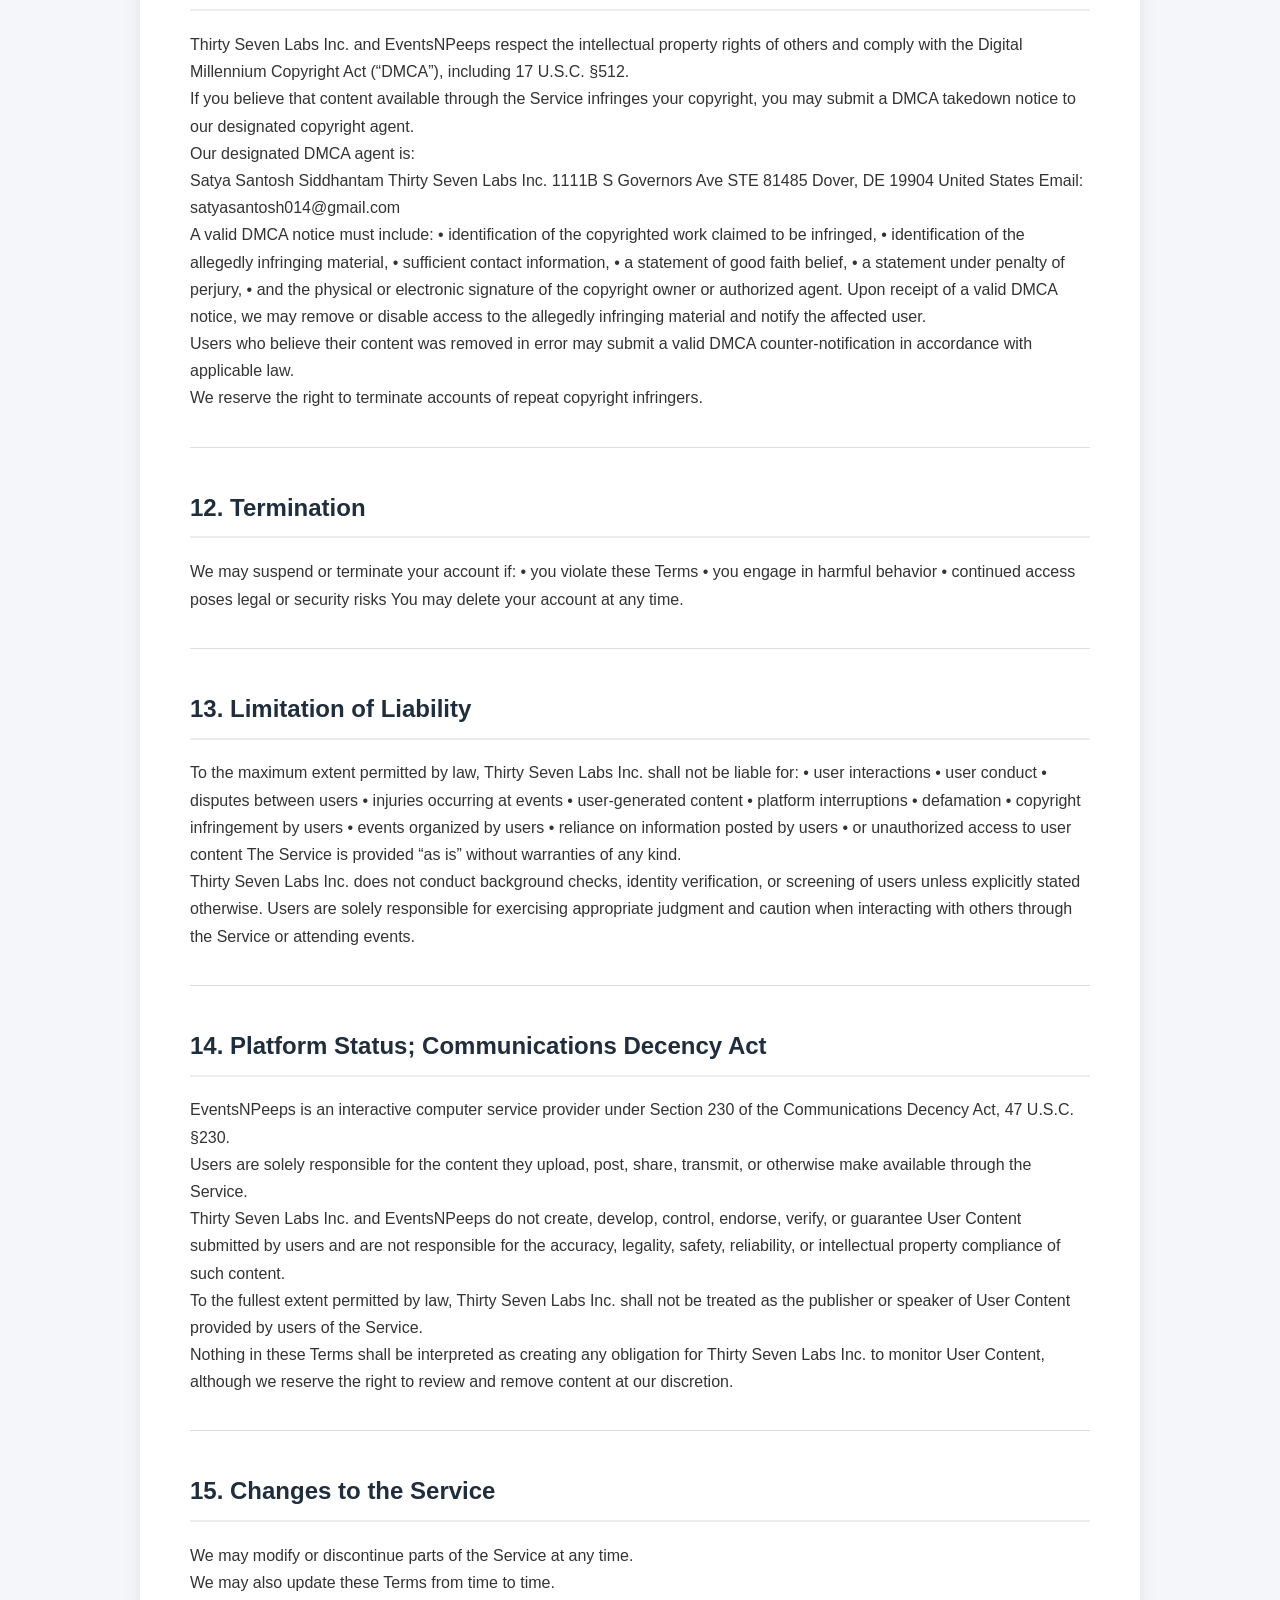
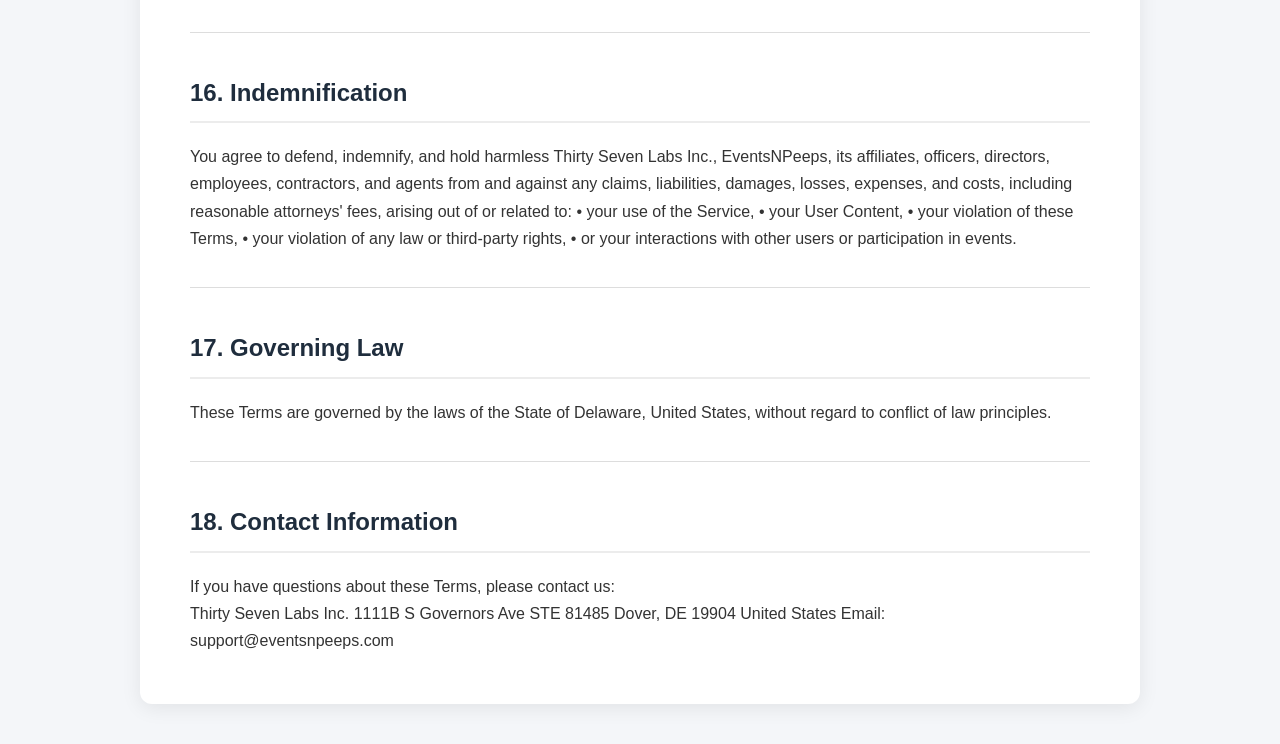
<file: terms-of-service/index.html>
<!DOCTYPE html>
<html>
<head>
    <meta charset="utf-8">
    <title>EventsNPeeps - Terms of Service</title>
	<link rel="stylesheet" href="../css/privacy-policy.css">
</head>
<body style="font-family: sans-serif; padding-top: 50px;">
	<div class="policy-container">
		<h1>EventsNPeeps Terms of Service</h1>
		Last Updated: August 2nd, 2026
		<br/>
		<br />
		<h2>1. Introduction</h2>
		Welcome to EventsNPeeps, a social events and community platform operated by Thirty Seven Labs Inc., a Delaware corporation (“Company”, “we”, “us”, or “our”).
		<br/>
		These Terms of Service (“Terms”) govern your access to and use of:
		•	the EventsNPeeps website
		•	mobile applications
		•	and related services
		(collectively, the “Service”).
		<br/>
		By accessing or using the Service, you agree to these Terms. If you do not agree, you may not use the Service.
		<hr>
		<h2>2. Description of the Service</h2>
		EventsNPeeps is a platform that enables users to:
		•	create user profiles
		•	discover social events
		•	create and join groups
		•	organize events
		•	upload event photos
		•	communicate with other users
		The platform may offer different membership tiers, including free and paid subscriptions that provide additional features.
		<hr>
		<h2>3. Eligibility</h2>
		You must be at least 18 years old to use the Service.
		<br/>
		By using the Service you represent that:
		•	you are at least 18 years old
		•	you have the legal capacity to enter into these Terms
		•	your use of the Service complies with applicable laws
		<hr>
		<h2>4. User Accounts</h2>
		To use certain features you must create an account.
		<br/>
		You agree to:
		•	provide accurate information
		•	maintain the security of your account credentials
		•	promptly notify us of unauthorized use
		You are responsible for all activity under your account.
		<hr>
		<h2>5. Platform Role and Event Disclaimer</h2>
		EventsNPeeps is a technology platform that enables users to organize and attend events.
		<br/>
		Thirty Seven Labs Inc. does not organize, host, manage, or supervise events listed on the platform.
		<br/>
		Event organizers and participants are solely responsible for:
		•	planning events
		•	complying with laws
		•	ensuring safety
		•	their own conduct
		By attending or organizing events through the platform, you acknowledge that you participate at your own risk.
		<hr>
		<h2>6. User Conduct</h2>
		You agree not to:
		•	harass or harm other users
		•	impersonate another person
		•	upload unlawful or offensive content
		•	attempt unauthorized access to the platform
		•	use the Service for illegal activities
		We reserve the right to suspend or terminate accounts that violate these Terms.
		<hr>
		<h2>7. Content Removal and Enforcement</h2>
		Thirty Seven Labs Inc. and EventsNPeeps reserve the right, but not the obligation, to review, monitor, remove, disable access to, or restrict any User Content at any time, with or without notice, for any reason, including alleged violations of law, intellectual property claims, safety concerns, fraud, harassment, abuse, hate speech, impersonation, or violations of these Terms.
		<br/>
		We may also suspend or terminate accounts of users who repeatedly violate intellectual property rights or otherwise engage in prohibited conduct.
		<br/>
		We may preserve or disclose User Content and account information if required to comply with applicable law, legal process, governmental requests, enforce these Terms, investigate violations, detect fraud or security issues, or protect the rights, property, or safety of users or others.
		<hr>
		<h2>8. User Content</h2>
		The Service may allow users to upload, submit, post, transmit, display, or otherwise make available content, including but not limited to photos, profile information, event descriptions, comments, messages, reviews, group discussions, and other materials (“User Content”).
		<br/>
		Users retain ownership of their User Content. However, by submitting or posting User Content through the Service, you grant Thirty Seven Labs Inc. and EventsNPeeps a non-exclusive, worldwide, royalty-free, sublicensable, transferable license to host, store, reproduce, display, distribute, modify, adapt, publish, and use such User Content solely for the purpose of operating, improving, promoting, and providing the Service.
		<br/>
		You represent and warrant that:
		•	you own or have all necessary rights to the User Content you submit,
		•	your User Content does not infringe any third-party intellectual property, privacy, publicity, or contractual rights,
		•	your User Content does not violate any applicable law or these Terms.
		You are solely responsible for your User Content and the consequences of posting or sharing it through the Service.
		<br/>
		Thirty Seven Labs Inc. does not endorse, verify, or guarantee the accuracy, legality, quality, safety, or authenticity of User Content posted by users.
		<hr>
		<h2>9. Paid Memberships</h2>
		Some features of the Service may require paid subscriptions.
		<br/>
		By purchasing a subscription you agree that:
		•	payments may automatically renew
		•	fees may change with prior notice
		•	refunds may be limited unless required by law
		Payments may be processed through third-party providers such as Stripe. On iOS devices, subscriptions are processed through Apple's in-app purchase system and auto-renew unless canceled at least 24 hours before the end of the current period. You can manage or cancel subscriptions in your App Store or Google Play account settings.
		<hr>
		<h2>10. Intellectual Property</h2>
		All platform software, branding, and design elements are owned by Thirty Seven Labs Inc. or its licensors.
		<br/>
		You may not reproduce, distribute, or reverse engineer the Service without permission.
		<hr>
		<h2>11. DMCA Notice and Copyright Policy</h2>
		Thirty Seven Labs Inc. and EventsNPeeps respect the intellectual property rights of others and comply with the Digital Millennium Copyright Act (“DMCA”), including 17 U.S.C. §512.
		<br/>
		If you believe that content available through the Service infringes your copyright, you may submit a DMCA takedown notice to our designated copyright agent.
		<br/>
		Our designated DMCA agent is:
		<br/>
		Satya Santosh Siddhantam
		Thirty Seven Labs Inc.
		1111B S Governors Ave STE 81485
		Dover, DE 19904
		United States
		Email: satyasantosh014@gmail.com
		<br/>
		A valid DMCA notice must include:
		•	identification of the copyrighted work claimed to be infringed,
		•	identification of the allegedly infringing material,
		•	sufficient contact information,
		•	a statement of good faith belief,
		•	a statement under penalty of perjury,
		•	and the physical or electronic signature of the copyright owner or authorized agent.
		Upon receipt of a valid DMCA notice, we may remove or disable access to the allegedly infringing material and notify the affected user.
		<br/>
		Users who believe their content was removed in error may submit a valid DMCA counter-notification in accordance with applicable law.
		<br/>
		We reserve the right to terminate accounts of repeat copyright infringers.
		<hr>
		<h2>12. Termination</h2>
		We may suspend or terminate your account if:
		•	you violate these Terms
		•	you engage in harmful behavior
		•	continued access poses legal or security risks
		You may delete your account at any time.
		<hr>
		<h2>13. Limitation of Liability</h2>
		To the maximum extent permitted by law, Thirty Seven Labs Inc. shall not be liable for:
		•	user interactions
		•	user conduct
		•	disputes between users
		•	injuries occurring at events
		•	user-generated content
		•	platform interruptions
		•	defamation
		•	copyright infringement by users
		•	events organized by users
		•	reliance on information posted by users
		•	or unauthorized access to user content
		The Service is provided “as is” without warranties of any kind.
		<br/>
		Thirty Seven Labs Inc. does not conduct background checks, identity verification, or screening of users unless explicitly stated otherwise. Users are solely responsible for exercising appropriate judgment and caution when interacting with others through the Service or attending events.
		<hr>
		<h2>14. Platform Status; Communications Decency Act</h2>
		EventsNPeeps is an interactive computer service provider under Section 230 of the Communications Decency Act, 47 U.S.C. §230.
		<br/>
		Users are solely responsible for the content they upload, post, share, transmit, or otherwise make available through the Service.
		<br/>
		Thirty Seven Labs Inc. and EventsNPeeps do not create, develop, control, endorse, verify, or guarantee User Content submitted by users and are not responsible for the accuracy, legality, safety, reliability, or intellectual property compliance of such content.
		<br/>
		To the fullest extent permitted by law, Thirty Seven Labs Inc. shall not be treated as the publisher or speaker of User Content provided by users of the Service.
		<br/>
		Nothing in these Terms shall be interpreted as creating any obligation for Thirty Seven Labs Inc. to monitor User Content, although we reserve the right to review and remove content at our discretion.
		<hr>
		<h2>15. Changes to the Service</h2>
		We may modify or discontinue parts of the Service at any time.
		<br/>
		We may also update these Terms from time to time.
		<hr>
		<h2>16. Indemnification</h2>
		You agree to defend, indemnify, and hold harmless Thirty Seven Labs Inc., EventsNPeeps, its affiliates, officers, directors, employees, contractors, and agents from and against any claims, liabilities, damages, losses, expenses, and costs, including reasonable attorneys' fees, arising out of or related to:
		•	your use of the Service,
		•	your User Content,
		•	your violation of these Terms,
		•	your violation of any law or third-party rights,
		•	or your interactions with other users or participation in events.
		<hr>
		<h2>17. Governing Law</h2>
		These Terms are governed by the laws of the State of Delaware, United States, without regard to conflict of law principles.
		<hr>
		<h2>18. Contact Information</h2>
		If you have questions about these Terms, please contact us:
		<br/>
		Thirty Seven Labs Inc.
		1111B S Governors Ave STE 81485
		Dover, DE 19904
		United States
		Email: support@eventsnpeeps.com
	</div>
</body>
</html>
</file>
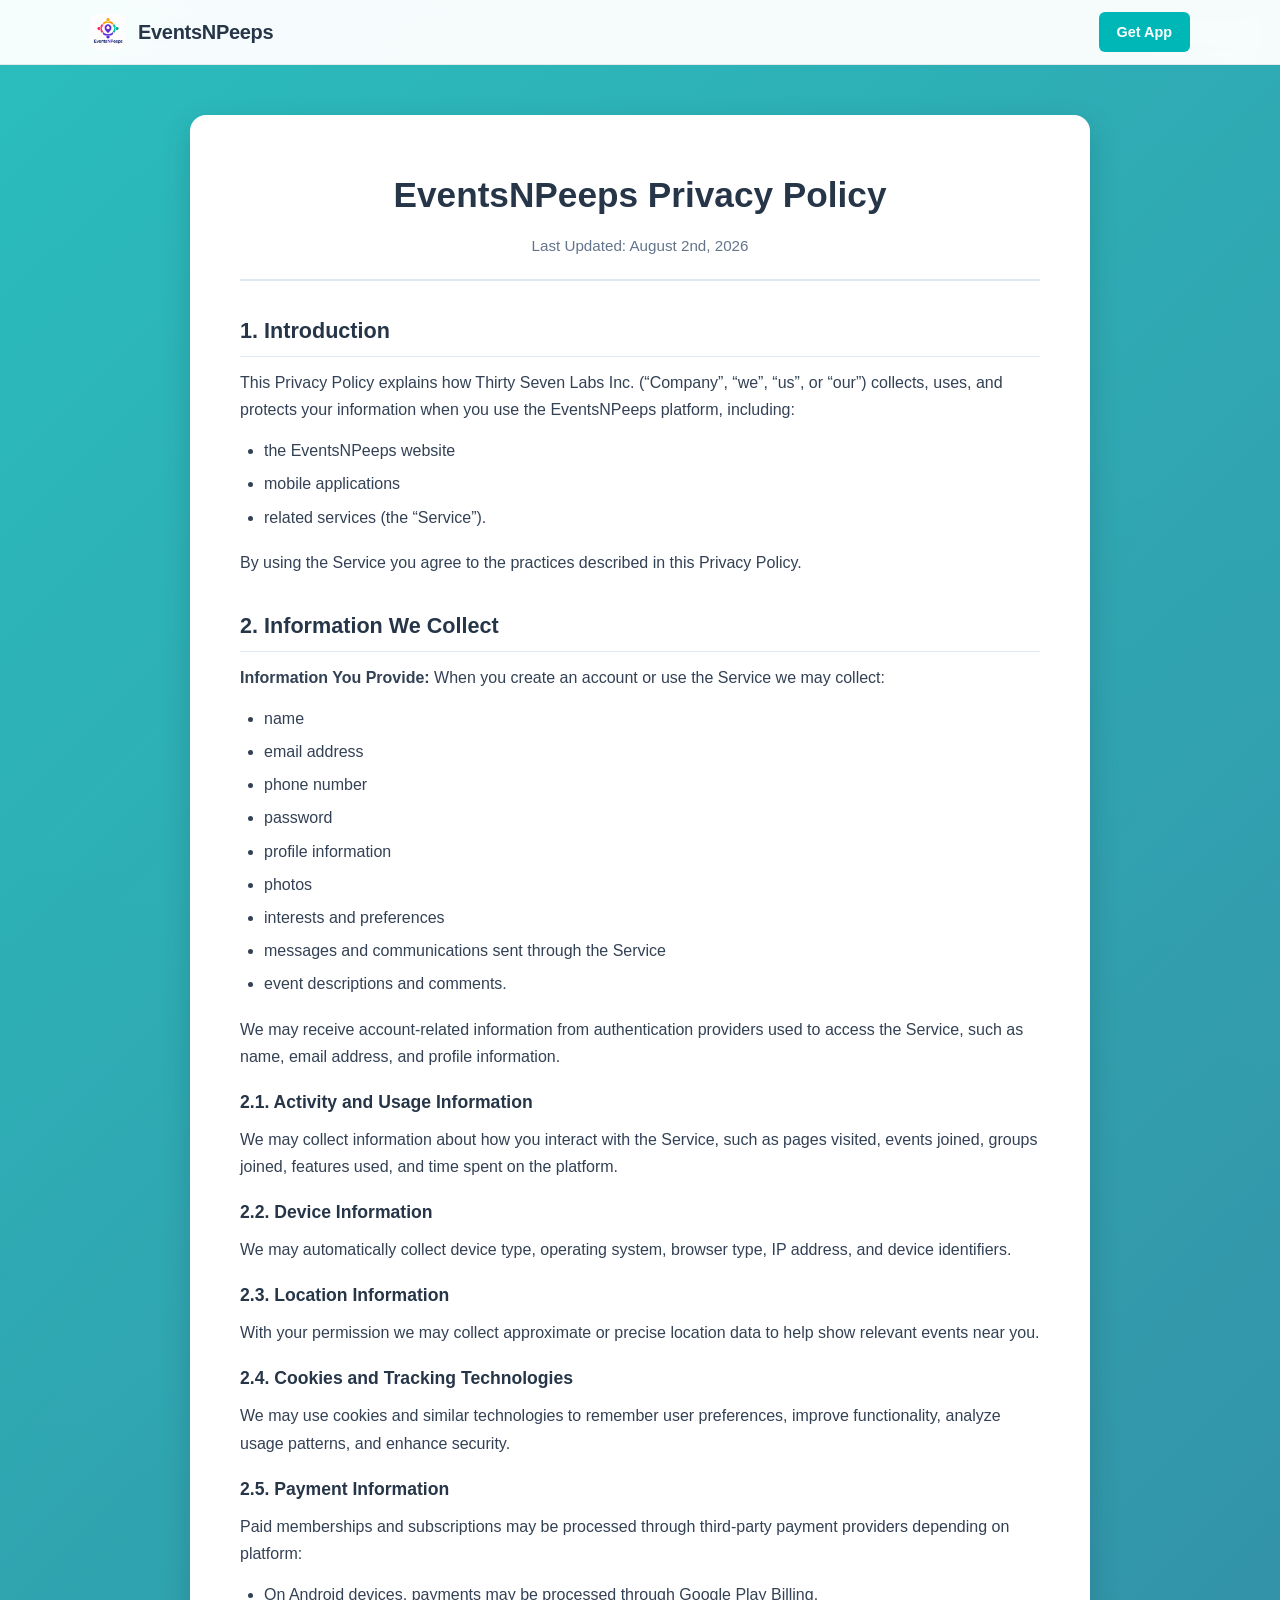
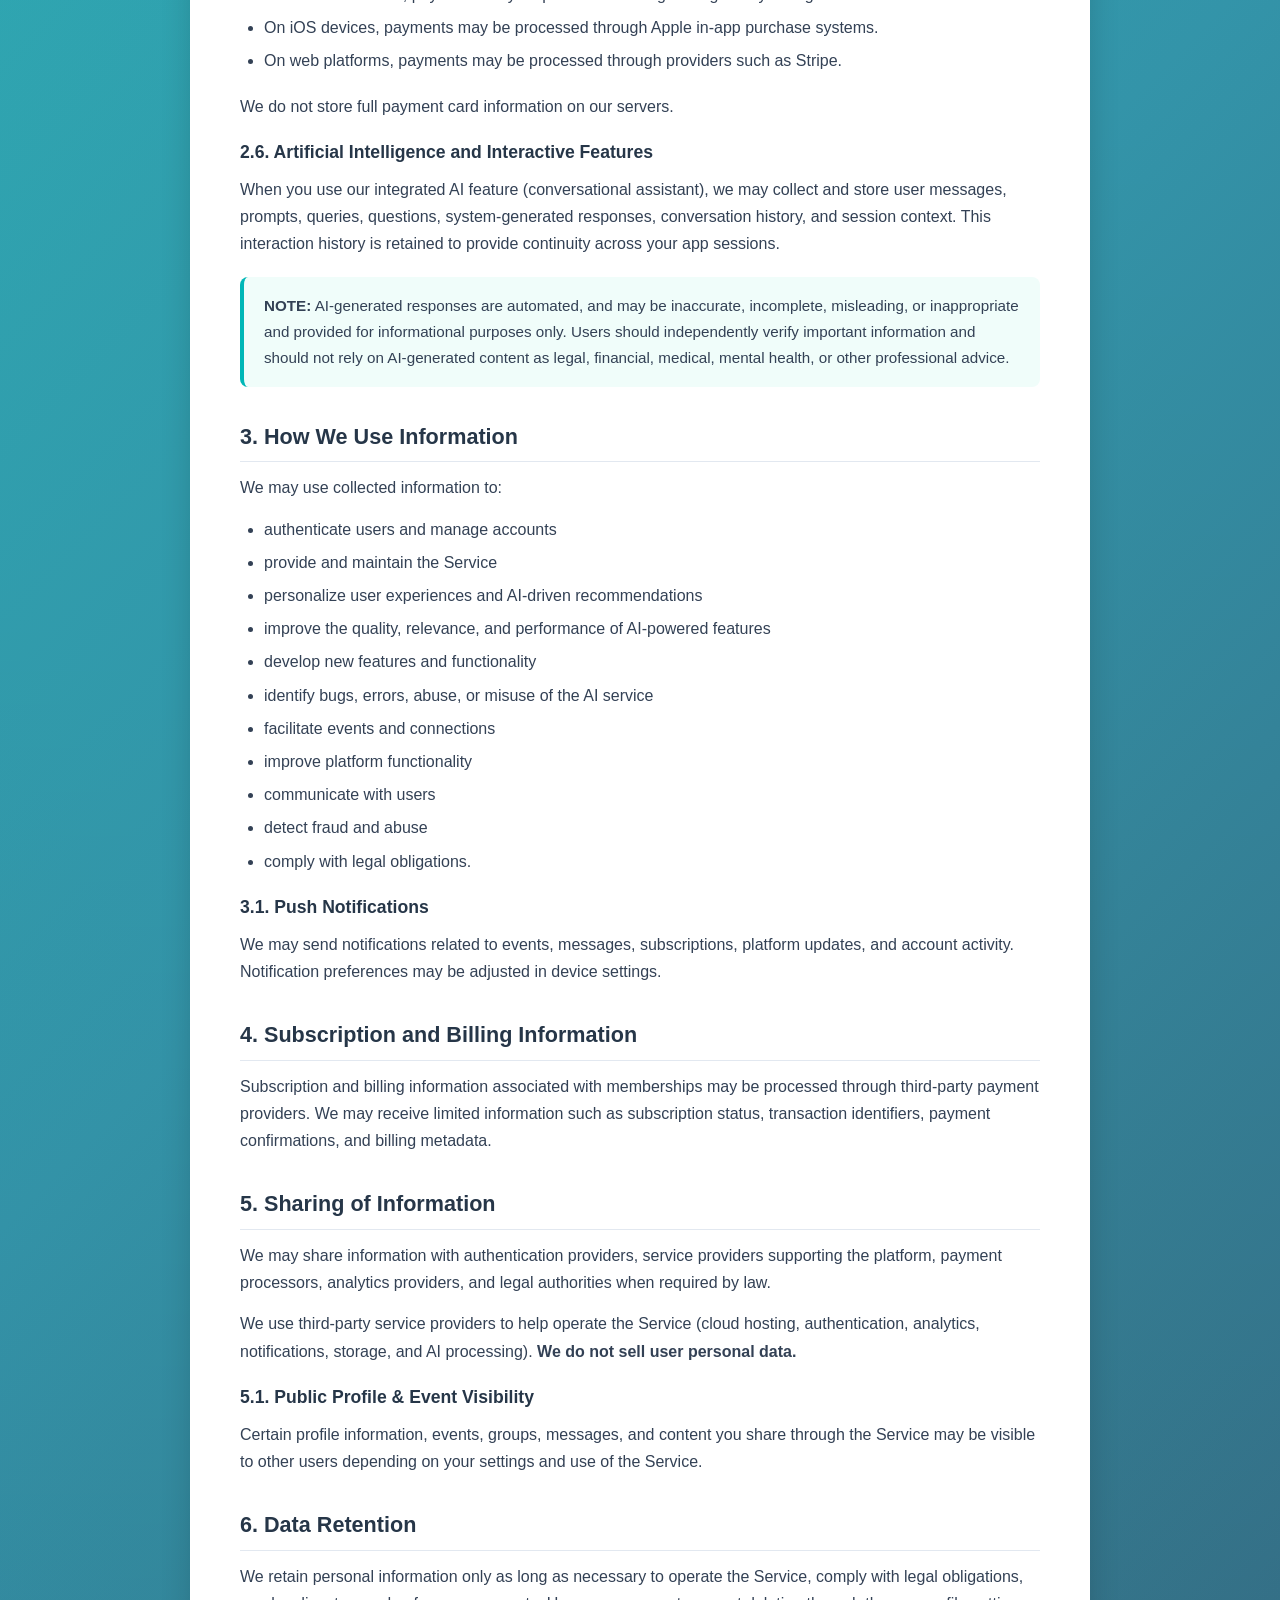
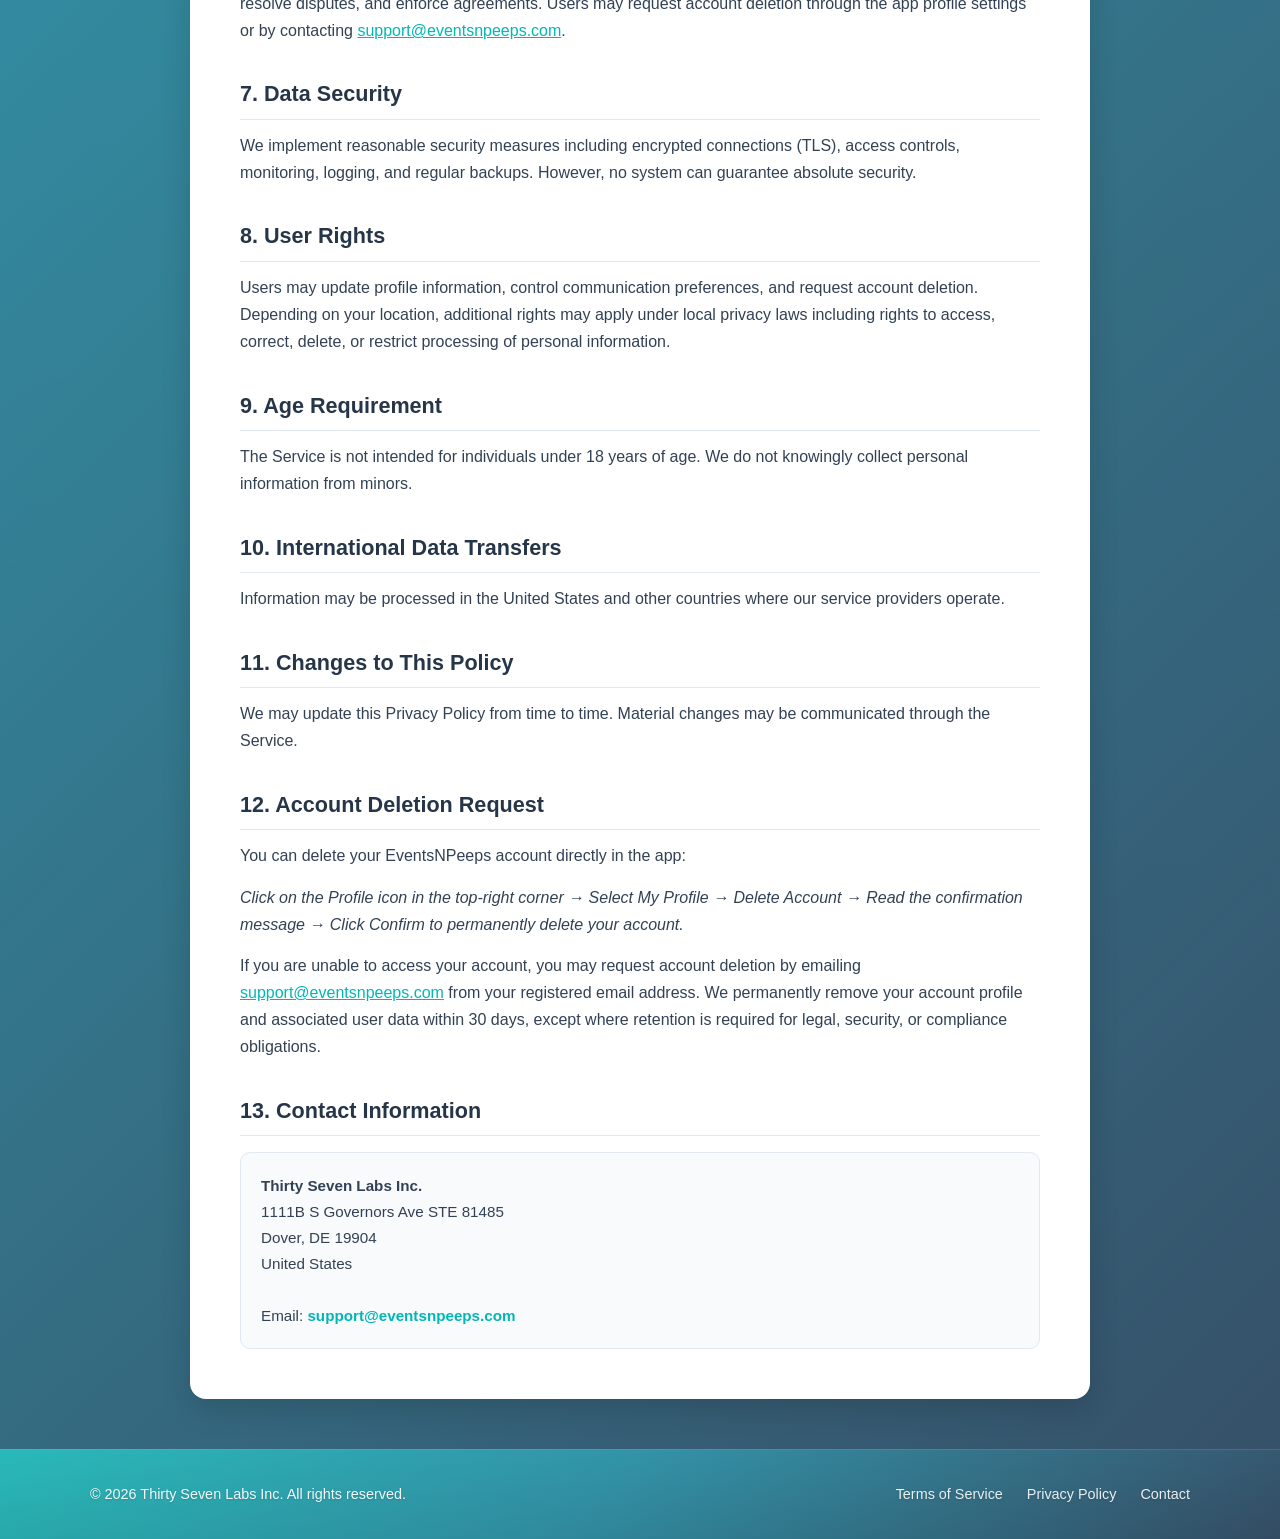
<file: eventsnpeeps_privacypolicy.html>
<!DOCTYPE html>
<html lang="en">
<head>
  <meta charset="UTF-8">
  <meta name="viewport" content="width=device-width, initial-scale=1.0">
  <title>Privacy Policy | EventsNPeeps</title>
  <meta name="description" content="EventsNPeeps Privacy Policy - Learn how we collect, use, and protect your information.">

  <!-- Favicons -->
  <link rel="icon" type="image/png" sizes="48x48" href="..eventsnpeeps_favicon_48x48.png">
  <link rel="apple-touch-icon" sizes="180x180" href="..eventsnpeeps_logo_300x300.png">

  <style>
    :root {
      --teal: #00b7b7;
      --navy: #263648;
      --ink: #334155;
      --muted: #64748b;
      --border: #e2e8f0;
    }

    * { margin: 0; padding: 0; box-sizing: border-box; }
    html { scroll-behavior: smooth; }

    body {
      font-family: Arial, Helvetica, sans-serif;
      color: var(--ink);
      line-height: 1.7;
      background:
        linear-gradient(rgba(0,0,0,.04), rgba(0,0,0,.08)),
        linear-gradient(135deg, #2cc5c5 0%, #369cb2 47%, #3a5670 100%);
      min-height: 100vh;
      display: flex;
      flex-direction: column;
      justify-content: space-between;
    }

    /* ---------- Top Navbar ---------- */
    .navbar {
      position: sticky;
      top: 0;
      z-index: 1000;
      background: rgba(255, 255, 255, 0.96);
      backdrop-filter: blur(8px);
      border-bottom: 1px solid #e5e9ec;
      padding: 12px 24px;
    }
    .nav-container {
      max-width: 1100px;
      margin: 0 auto;
      display: flex;
      align-items: center;
      justify-content: space-between;
    }
    .nav-brand {
      display: flex;
      align-items: center;
      gap: 12px;
      text-decoration: none;
    }
    .nav-logo {
      width: 36px;
      height: 36px;
      border-radius: 8px;
      object-fit: contain;
    }
    .nav-title {
      font-size: 1.25rem;
      font-weight: 700;
      color: var(--navy);
      letter-spacing: -0.3px;
    }
    .nav-links {
      display: flex;
      align-items: center;
      gap: 16px;
    }
    .nav-link {
      color: var(--muted);
      text-decoration: none;
      font-size: 0.9rem;
      font-weight: 500;
      transition: color 0.2s ease;
    }
    .nav-link:hover { color: var(--navy); }
    .nav-cta {
      background: var(--teal);
      color: #fff;
      text-decoration: none;
      padding: 8px 18px;
      border-radius: 6px;
      font-size: 0.9rem;
      font-weight: 600;
      transition: background 0.2s ease;
    }
    .nav-cta:hover { background: #009b9b; }

    /* ---------- Policy Container Card ---------- */
    .policy-wrapper {
      flex: 1;
      padding: 50px 20px;
    }
    .policy-container {
      max-width: 900px;
      margin: 0 auto;
      background: #ffffff;
      padding: 50px;
      border-radius: 16px;
      box-shadow: 0 10px 30px rgba(0, 0, 0, 0.15);
    }
    .policy-header {
      border-bottom: 2px solid var(--border);
      padding-bottom: 20px;
      margin-bottom: 30px;
      text-align: center;
    }
    .policy-container h1 {
      font-size: 2.2rem;
      color: var(--navy);
      margin-bottom: 8px;
      font-weight: 700;
    }
    .policy-updated {
      font-size: 0.95rem;
      color: var(--muted);
      font-weight: 500;
    }
    .policy-container h2 {
      margin-top: 32px;
      margin-bottom: 12px;
      color: var(--navy);
      font-size: 1.35rem;
      font-weight: 600;
      border-bottom: 1px solid var(--border);
      padding-bottom: 6px;
    }
    .policy-container h3 {
      font-size: 1.1rem;
      color: var(--navy);
      margin-top: 18px;
      margin-bottom: 8px;
    }
    .policy-container p {
      margin-bottom: 14px;
      font-size: 1rem;
    }
    .policy-container ul {
      margin-left: 24px;
      margin-bottom: 18px;
    }
    .policy-container li {
      margin-bottom: 6px;
    }
    .policy-container hr {
      border: none;
      border-top: 1px solid var(--border);
      margin: 28px 0;
    }
    .note-box {
      background: #f0fdfa;
      border-left: 4px solid var(--teal);
      padding: 16px 20px;
      border-radius: 8px;
      margin: 20px 0;
      font-size: 0.95rem;
    }
    .contact-card {
      background: #f8fafc;
      border: 1px solid var(--border);
      padding: 20px;
      border-radius: 10px;
      margin-top: 16px;
      font-size: 0.95rem;
    }

    /* ---------- Footer ---------- */
    .footer {
      background:
        linear-gradient(rgba(0,0,0,.06), rgba(0,0,0,.12)),
        linear-gradient(135deg, #2cc5c5 0%, #369cb2 47%, #3a5670 100%);
      color: #ffffff;
      padding: 32px 24px;
      font-size: 0.9rem;
      text-shadow: 0 1px 2px rgba(0,0,0,.15);
      border-top: 1px solid rgba(255,255,255,0.15);
    }
    .footer-container {
      max-width: 1100px;
      margin: 0 auto;
      display: flex;
      align-items: center;
      justify-content: space-between;
      flex-wrap: wrap;
      gap: 16px;
    }
    .footer-copyright { margin: 0; color: rgba(255,255,255,0.95); }
    .footer-links { display: flex; align-items: center; gap: 24px; flex-wrap: wrap; }
    .footer-links a { color: rgba(255,255,255,0.9); text-decoration: none; transition: all 0.2s ease; }
    .footer-links a:hover { color: #ffffff; text-decoration: underline; }

    @media (max-width: 768px) {
      .policy-wrapper { padding: 30px 14px; }
      .policy-container { padding: 26px 20px; }
      .policy-container h1 { font-size: 1.7rem; }
      .footer-container { flex-direction: column; text-align: center; gap: 14px; }
      .footer-links { justify-content: center; gap: 16px; }
    }
  </style>
</head>

<body>

  <!-- Top Navbar -->
  <nav class="navbar">
    <div class="nav-container">
      <a href="index.html" class="nav-brand">
        <img src="./eventsnpeeps_logo_300x300.png" alt="EventsNPeeps Logo" class="nav-logo">
        <span class="nav-title">EventsNPeeps</span>
      </a>
      <div class="nav-links">
        <a href="/#download" class="nav-cta">Get App</a>
      </div>
    </div>
  </nav>

  <!-- Main Content Card -->
  <main class="policy-wrapper">
    <div class="policy-container">
      
      <div class="policy-header">
        <h1>EventsNPeeps Privacy Policy</h1>
        <div class="policy-updated">Last Updated: August 2nd, 2026</div>
      </div>

      <h2>1. Introduction</h2>
      <p>This Privacy Policy explains how Thirty Seven Labs Inc. (“Company”, “we”, “us”, or “our”) collects, uses, and protects your information when you use the EventsNPeeps platform, including:</p>
      <ul>
        <li>the EventsNPeeps website</li>
        <li>mobile applications</li>
        <li>related services (the “Service”).</li>
      </ul>
      <p>By using the Service you agree to the practices described in this Privacy Policy.</p>

      <h2>2. Information We Collect</h2>
      <p><strong>Information You Provide:</strong> When you create an account or use the Service we may collect:</p>
      <ul>
        <li>name</li>
        <li>email address</li>
        <li>phone number</li>
        <li>password</li>
        <li>profile information</li>
        <li>photos</li>
        <li>interests and preferences</li>
        <li>messages and communications sent through the Service</li>
        <li>event descriptions and comments.</li>
      </ul>
      <p>We may receive account-related information from authentication providers used to access the Service, such as name, email address, and profile information.</p>

      <h3>2.1. Activity and Usage Information</h3>
      <p>We may collect information about how you interact with the Service, such as pages visited, events joined, groups joined, features used, and time spent on the platform.</p>

      <h3>2.2. Device Information</h3>
      <p>We may automatically collect device type, operating system, browser type, IP address, and device identifiers.</p>

      <h3>2.3. Location Information</h3>
      <p>With your permission we may collect approximate or precise location data to help show relevant events near you.</p>

      <h3>2.4. Cookies and Tracking Technologies</h3>
      <p>We may use cookies and similar technologies to remember user preferences, improve functionality, analyze usage patterns, and enhance security.</p>

      <h3>2.5. Payment Information</h3>
      <p>Paid memberships and subscriptions may be processed through third-party payment providers depending on platform:</p>
      <ul>
        <li>On Android devices, payments may be processed through Google Play Billing.</li>
        <li>On iOS devices, payments may be processed through Apple in-app purchase systems.</li>
        <li>On web platforms, payments may be processed through providers such as Stripe.</li>
      </ul>
      <p>We do not store full payment card information on our servers.</p>

      <h3>2.6. Artificial Intelligence and Interactive Features</h3>
      <p>When you use our integrated AI feature (conversational assistant), we may collect and store user messages, prompts, queries, questions, system-generated responses, conversation history, and session context. This interaction history is retained to provide continuity across your app sessions.</p>

      <div class="note-box">
        <strong>NOTE:</strong> AI-generated responses are automated, and may be inaccurate, incomplete, misleading, or inappropriate and provided for informational purposes only. Users should independently verify important information and should not rely on AI-generated content as legal, financial, medical, mental health, or other professional advice.
      </div>

      <h2>3. How We Use Information</h2>
      <p>We may use collected information to:</p>
      <ul>
        <li>authenticate users and manage accounts</li>
        <li>provide and maintain the Service</li>
        <li>personalize user experiences and AI-driven recommendations</li>
        <li>improve the quality, relevance, and performance of AI-powered features</li>
        <li>develop new features and functionality</li>
        <li>identify bugs, errors, abuse, or misuse of the AI service</li>
        <li>facilitate events and connections</li>
        <li>improve platform functionality</li>
        <li>communicate with users</li>
        <li>detect fraud and abuse</li>
        <li>comply with legal obligations.</li>
      </ul>

      <h3>3.1. Push Notifications</h3>
      <p>We may send notifications related to events, messages, subscriptions, platform updates, and account activity. Notification preferences may be adjusted in device settings.</p>

      <h2>4. Subscription and Billing Information</h2>
      <p>Subscription and billing information associated with memberships may be processed through third-party payment providers. We may receive limited information such as subscription status, transaction identifiers, payment confirmations, and billing metadata.</p>

      <h2>5. Sharing of Information</h2>
      <p>We may share information with authentication providers, service providers supporting the platform, payment processors, analytics providers, and legal authorities when required by law.</p>
      <p>We use third-party service providers to help operate the Service (cloud hosting, authentication, analytics, notifications, storage, and AI processing). <strong>We do not sell user personal data.</strong></p>

      <h3>5.1. Public Profile & Event Visibility</h3>
      <p>Certain profile information, events, groups, messages, and content you share through the Service may be visible to other users depending on your settings and use of the Service.</p>

      <h2>6. Data Retention</h2>
      <p>We retain personal information only as long as necessary to operate the Service, comply with legal obligations, resolve disputes, and enforce agreements. Users may request account deletion through the app profile settings or by contacting <a href="mailto:support@eventsnpeeps.com" style="color: var(--teal);">support@eventsnpeeps.com</a>.</p>

      <h2>7. Data Security</h2>
      <p>We implement reasonable security measures including encrypted connections (TLS), access controls, monitoring, logging, and regular backups. However, no system can guarantee absolute security.</p>

      <h2>8. User Rights</h2>
      <p>Users may update profile information, control communication preferences, and request account deletion. Depending on your location, additional rights may apply under local privacy laws including rights to access, correct, delete, or restrict processing of personal information.</p>

      <h2>9. Age Requirement</h2>
      <p>The Service is not intended for individuals under 18 years of age. We do not knowingly collect personal information from minors.</p>

      <h2>10. International Data Transfers</h2>
      <p>Information may be processed in the United States and other countries where our service providers operate.</p>

      <h2>11. Changes to This Policy</h2>
      <p>We may update this Privacy Policy from time to time. Material changes may be communicated through the Service.</p>

      <h2>12. Account Deletion Request</h2>
      <p>You can delete your EventsNPeeps account directly in the app:</p>
      <p><em>Click on the Profile icon in the top-right corner &rarr; Select My Profile &rarr; Delete Account &rarr; Read the confirmation message &rarr; Click Confirm to permanently delete your account.</em></p>
      <p>If you are unable to access your account, you may request account deletion by emailing <a href="mailto:support@eventsnpeeps.com" style="color: var(--teal);">support@eventsnpeeps.com</a> from your registered email address. We permanently remove your account profile and associated user data within 30 days, except where retention is required for legal, security, or compliance obligations.</p>

      <h2>13. Contact Information</h2>
      <div class="contact-card">
        <strong>Thirty Seven Labs Inc.</strong><br>
        1111B S Governors Ave STE 81485<br>
        Dover, DE 19904<br>
        United States<br><br>
        Email: <a href="mailto:support@eventsnpeeps.com" style="color: var(--teal); text-decoration: none; font-weight: 600;">support@eventsnpeeps.com</a>
      </div>

    </div>
  </main>

  <!-- Footer -->
  <footer class="footer">
    <div class="footer-container">
      <p class="footer-copyright">&copy; 2026 Thirty Seven Labs Inc. All rights reserved.</p>
      <div class="footer-links">
        <a href="eventsnpeeps_termsofservice.html">Terms of Service</a>
        <a href="eventsnpeeps_privacypolicy.html">Privacy Policy</a>
        <a href="mailto:support@eventsnpeeps.com">Contact</a>
      </div>
    </div>
  </footer>

</body>
</html>
</file>
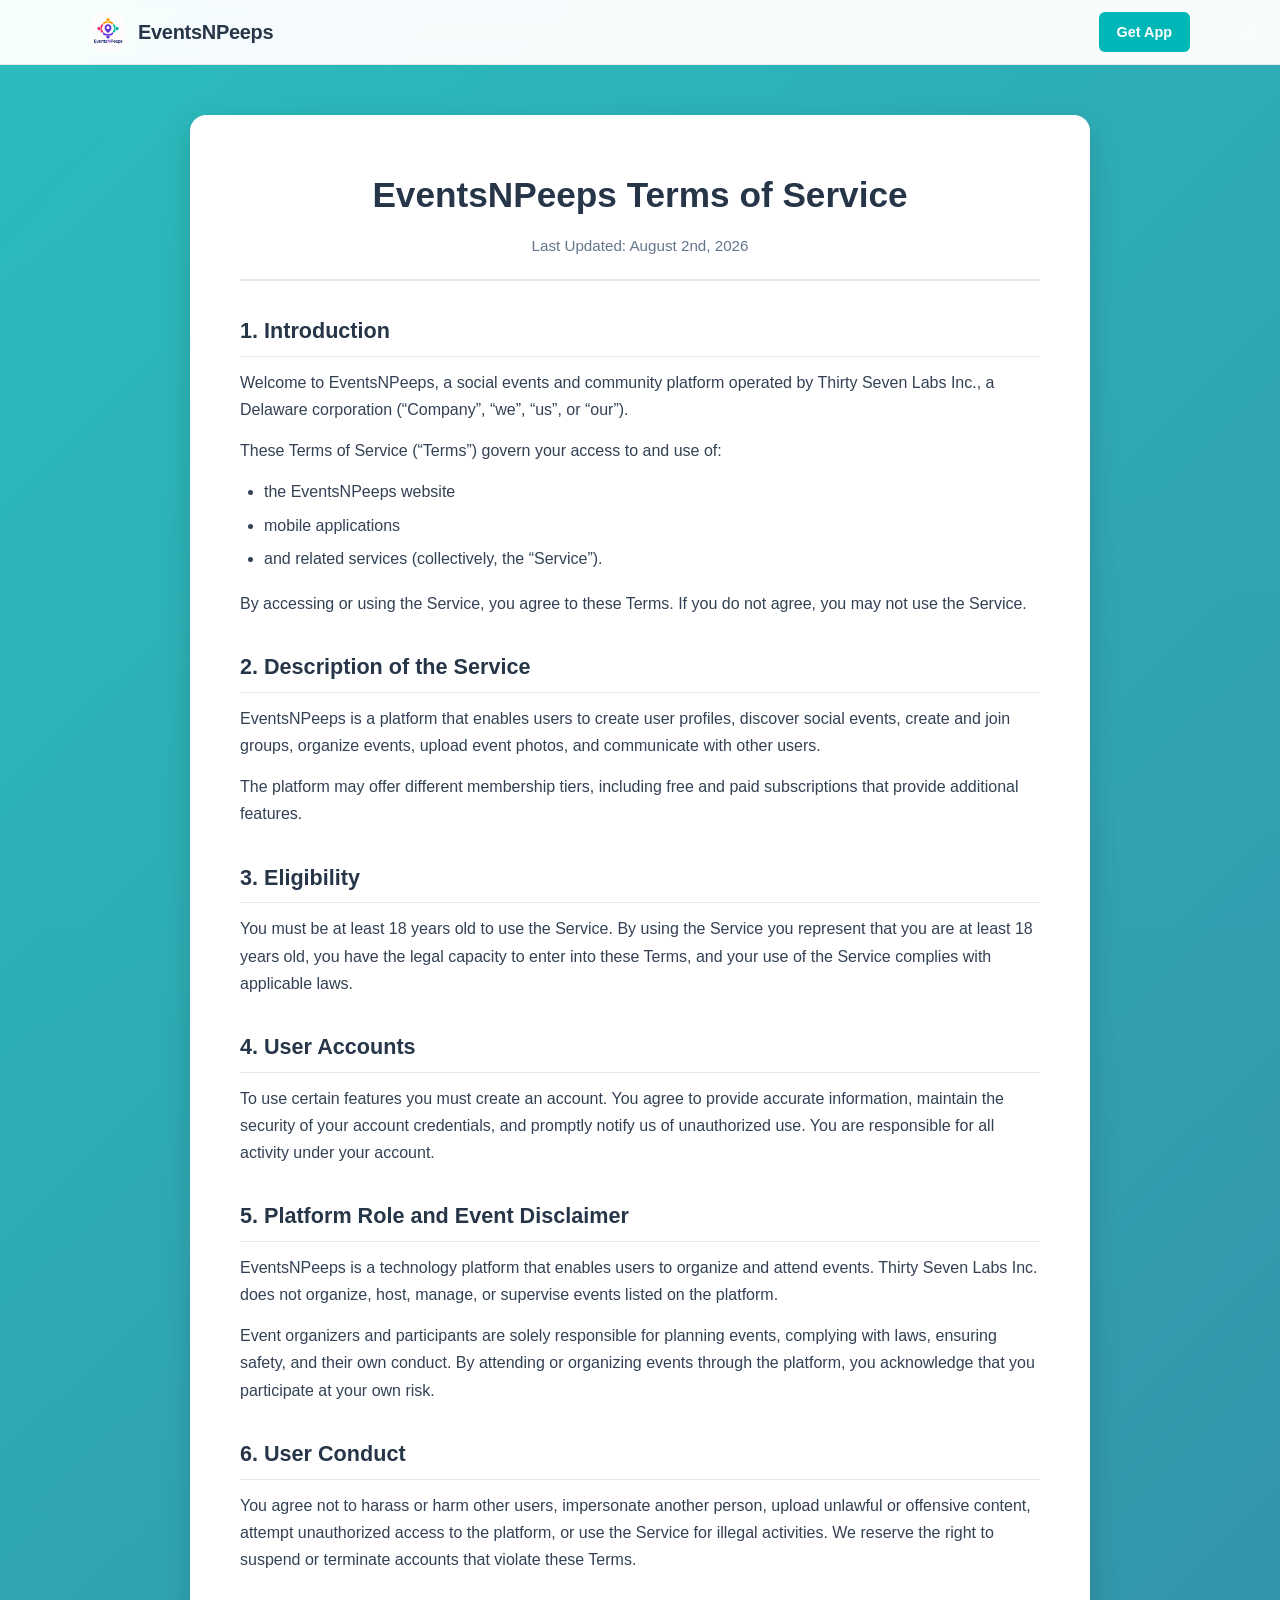
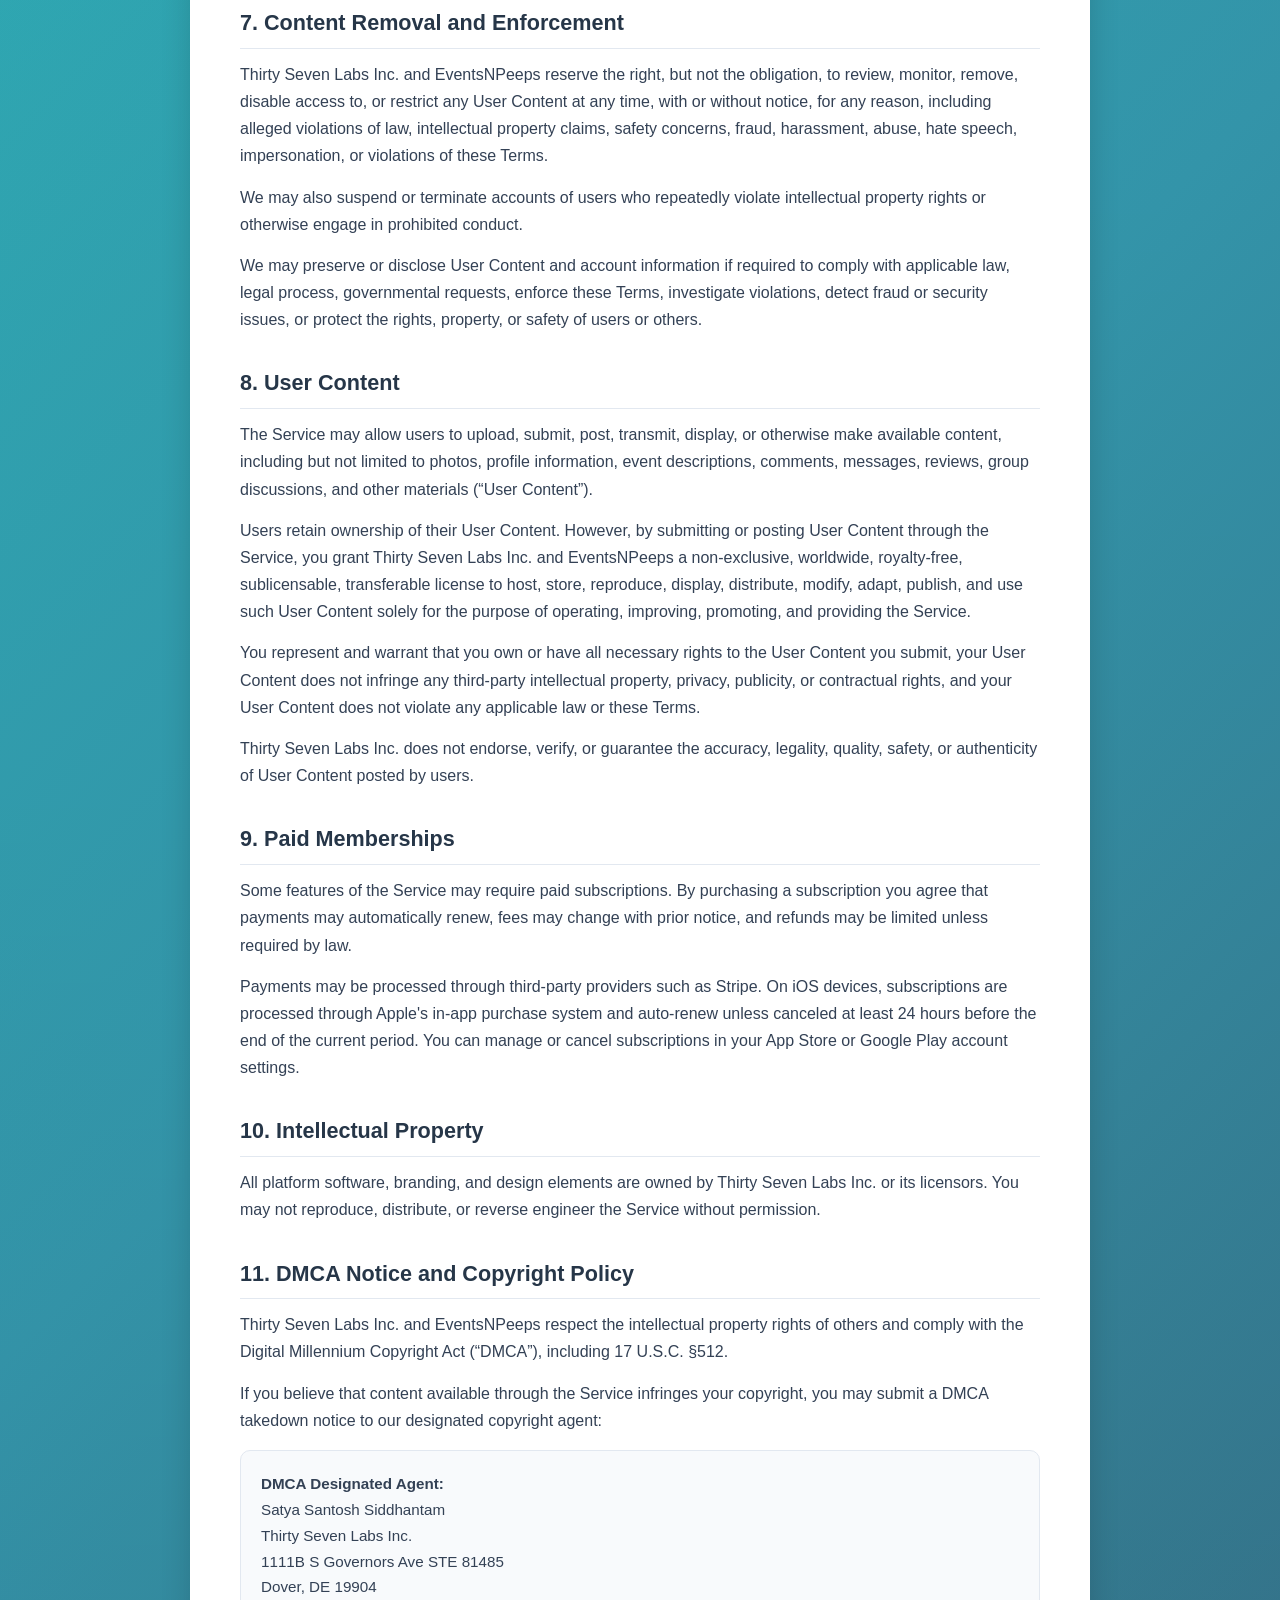
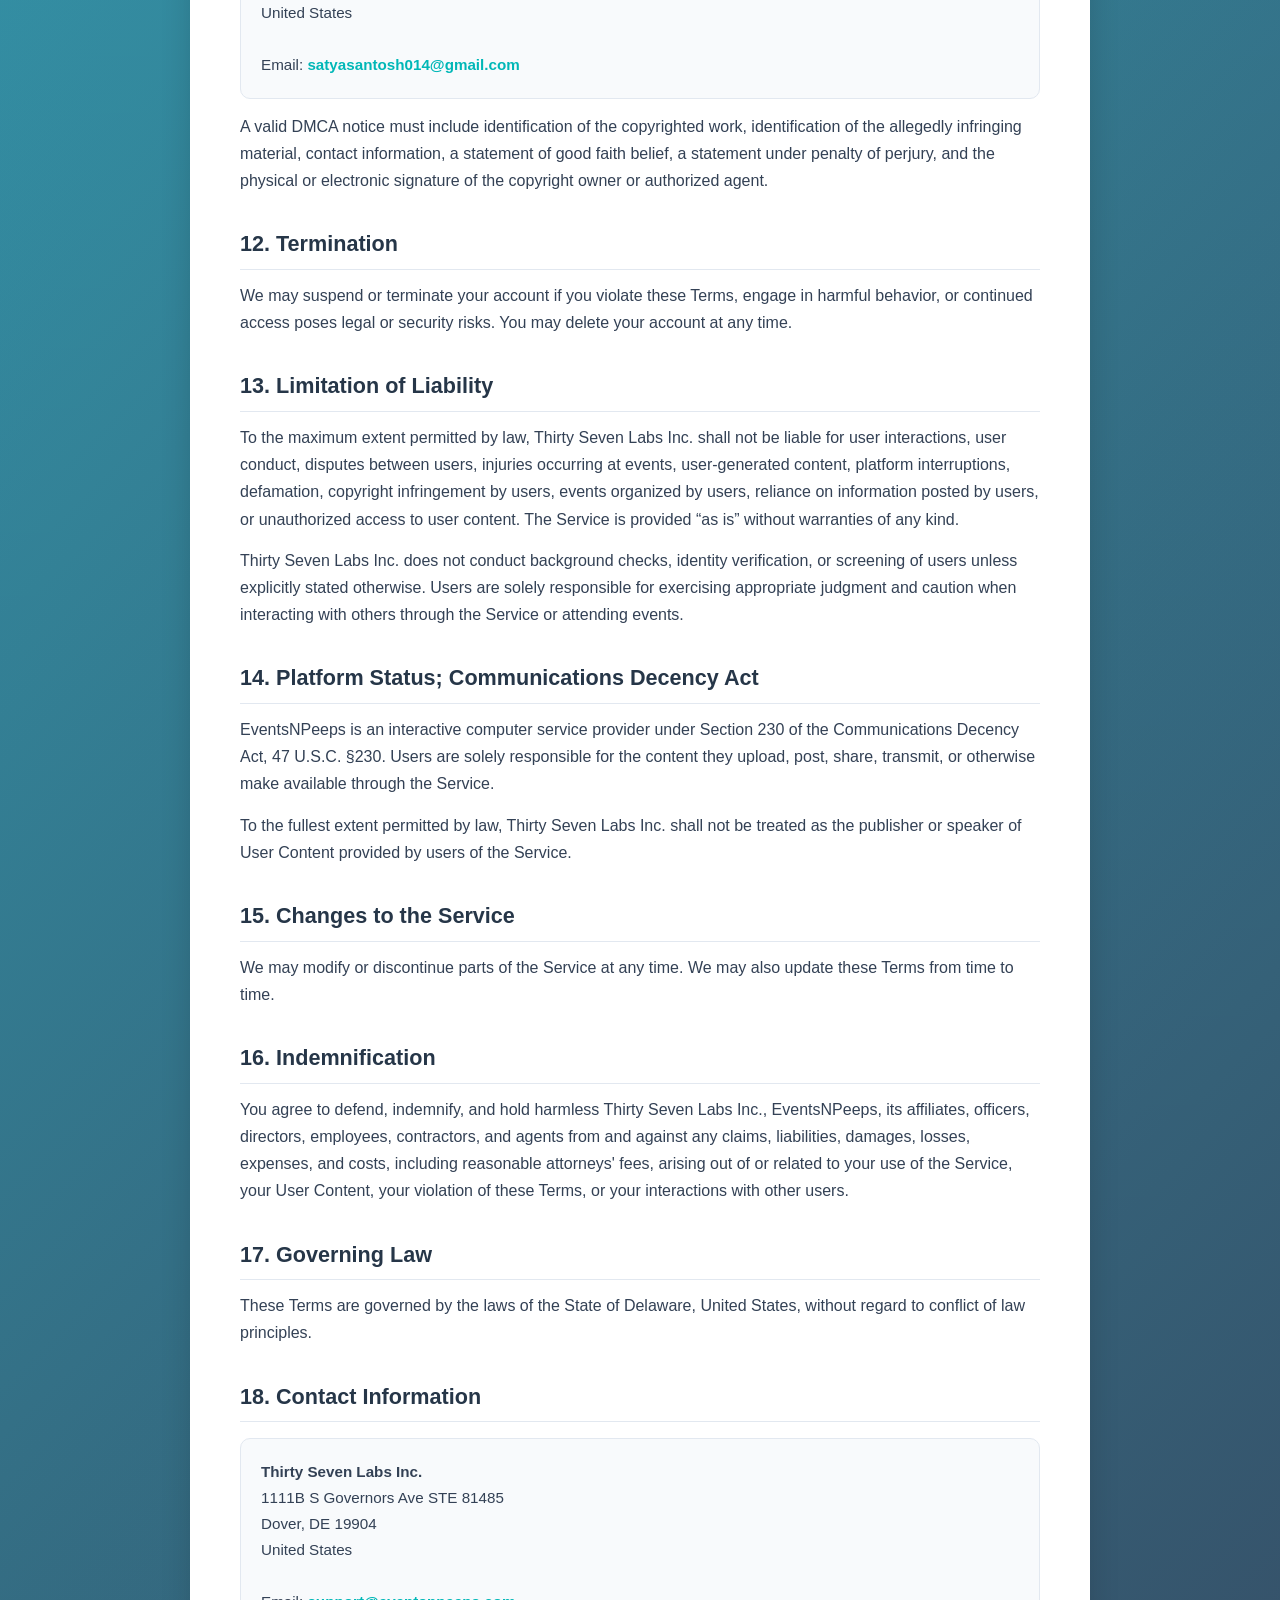
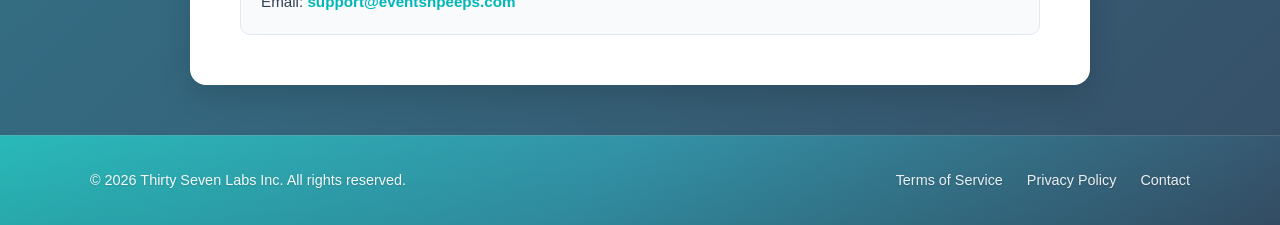
<file: eventsnpeeps_termsofservice.html>
<!DOCTYPE html>
<html lang="en">
<head>
  <meta charset="UTF-8">
  <meta name="viewport" content="width=device-width, initial-scale=1.0">
  <title>Terms of Service | EventsNPeeps</title>
  <meta name="description" content="EventsNPeeps Terms of Service - Terms and conditions governing platform usage.">

  <!-- Favicons -->
  <link rel="icon" type="image/png" sizes="48x48" href="..eventsnpeeps_favicon_48x48.png">
  <link rel="apple-touch-icon" sizes="180x180" href="..eventsnpeeps_logo_300x300.png">

  <style>
    :root {
      --teal: #00b7b7;
      --navy: #263648;
      --ink: #334155;
      --muted: #64748b;
      --border: #e2e8f0;
    }

    * { margin: 0; padding: 0; box-sizing: border-box; }
    html { scroll-behavior: smooth; }

    body {
      font-family: Arial, Helvetica, sans-serif;
      color: var(--ink);
      line-height: 1.7;
      background:
        linear-gradient(rgba(0,0,0,.04), rgba(0,0,0,.08)),
        linear-gradient(135deg, #2cc5c5 0%, #369cb2 47%, #3a5670 100%);
      min-height: 100vh;
      display: flex;
      flex-direction: column;
      justify-content: space-between;
    }

    /* ---------- Top Navbar ---------- */
    .navbar {
      position: sticky;
      top: 0;
      z-index: 1000;
      background: rgba(255, 255, 255, 0.96);
      backdrop-filter: blur(8px);
      border-bottom: 1px solid #e5e9ec;
      padding: 12px 24px;
    }
    .nav-container {
      max-width: 1100px;
      margin: 0 auto;
      display: flex;
      align-items: center;
      justify-content: space-between;
    }
    .nav-brand {
      display: flex;
      align-items: center;
      gap: 12px;
      text-decoration: none;
    }
    .nav-logo {
      width: 36px;
      height: 36px;
      border-radius: 8px;
      object-fit: contain;
    }
    .nav-title {
      font-size: 1.25rem;
      font-weight: 700;
      color: var(--navy);
      letter-spacing: -0.3px;
    }
    .nav-links {
      display: flex;
      align-items: center;
      gap: 16px;
    }
    .nav-link {
      color: var(--muted);
      text-decoration: none;
      font-size: 0.9rem;
      font-weight: 500;
      transition: color 0.2s ease;
    }
    .nav-link:hover { color: var(--navy); }
    .nav-cta {
      background: var(--teal);
      color: #fff;
      text-decoration: none;
      padding: 8px 18px;
      border-radius: 6px;
      font-size: 0.9rem;
      font-weight: 600;
      transition: background 0.2s ease;
    }
    .nav-cta:hover { background: #009b9b; }

    /* ---------- Policy Container Card ---------- */
    .policy-wrapper {
      flex: 1;
      padding: 50px 20px;
    }
    .policy-container {
      max-width: 900px;
      margin: 0 auto;
      background: #ffffff;
      padding: 50px;
      border-radius: 16px;
      box-shadow: 0 10px 30px rgba(0, 0, 0, 0.15);
    }
    .policy-header {
      border-bottom: 2px solid var(--border);
      padding-bottom: 20px;
      margin-bottom: 30px;
      text-align: center;
    }
    .policy-container h1 {
      font-size: 2.2rem;
      color: var(--navy);
      margin-bottom: 8px;
      font-weight: 700;
    }
    .policy-updated {
      font-size: 0.95rem;
      color: var(--muted);
      font-weight: 500;
    }
    .policy-container h2 {
      margin-top: 32px;
      margin-bottom: 12px;
      color: var(--navy);
      font-size: 1.35rem;
      font-weight: 600;
      border-bottom: 1px solid var(--border);
      padding-bottom: 6px;
    }
    .policy-container p {
      margin-bottom: 14px;
      font-size: 1rem;
    }
    .policy-container ul {
      margin-left: 24px;
      margin-bottom: 18px;
    }
    .policy-container li {
      margin-bottom: 6px;
    }
    .contact-card {
      background: #f8fafc;
      border: 1px solid var(--border);
      padding: 20px;
      border-radius: 10px;
      margin-top: 16px;
      font-size: 0.95rem;
    }

    /* ---------- Footer ---------- */
    .footer {
      background:
        linear-gradient(rgba(0,0,0,.06), rgba(0,0,0,.12)),
        linear-gradient(135deg, #2cc5c5 0%, #369cb2 47%, #3a5670 100%);
      color: #ffffff;
      padding: 32px 24px;
      font-size: 0.9rem;
      text-shadow: 0 1px 2px rgba(0,0,0,.15);
      border-top: 1px solid rgba(255,255,255,0.15);
    }
    .footer-container {
      max-width: 1100px;
      margin: 0 auto;
      display: flex;
      align-items: center;
      justify-content: space-between;
      flex-wrap: wrap;
      gap: 16px;
    }
    .footer-copyright { margin: 0; color: rgba(255,255,255,0.95); }
    .footer-links { display: flex; align-items: center; gap: 24px; flex-wrap: wrap; }
    .footer-links a { color: rgba(255,255,255,0.9); text-decoration: none; transition: all 0.2s ease; }
    .footer-links a:hover { color: #ffffff; text-decoration: underline; }

    @media (max-width: 768px) {
      .policy-wrapper { padding: 30px 14px; }
      .policy-container { padding: 26px 20px; }
      .policy-container h1 { font-size: 1.7rem; }
      .footer-container { flex-direction: column; text-align: center; gap: 14px; }
      .footer-links { justify-content: center; gap: 16px; }
    }
  </style>
</head>

<body>

  <!-- Top Navbar -->
  <nav class="navbar">
    <div class="nav-container">
      <a href="index.html" class="nav-brand">
        <img src="./eventsnpeeps_logo_300x300.png" alt="EventsNPeeps Logo" class="nav-logo">
        <span class="nav-title">EventsNPeeps</span>
      </a>
      <div class="nav-links">
        <a href="/#download" class="nav-cta">Get App</a>
      </div>
    </div>
  </nav>

  <!-- Main Content Card -->
  <main class="policy-wrapper">
    <div class="policy-container">
      
      <div class="policy-header">
        <h1>EventsNPeeps Terms of Service</h1>
        <div class="policy-updated">Last Updated: August 2nd, 2026</div>
      </div>

      <h2>1. Introduction</h2>
      <p>Welcome to EventsNPeeps, a social events and community platform operated by Thirty Seven Labs Inc., a Delaware corporation (“Company”, “we”, “us”, or “our”).</p>
      <p>These Terms of Service (“Terms”) govern your access to and use of:</p>
      <ul>
        <li>the EventsNPeeps website</li>
        <li>mobile applications</li>
        <li>and related services (collectively, the “Service”).</li>
      </ul>
      <p>By accessing or using the Service, you agree to these Terms. If you do not agree, you may not use the Service.</p>

      <h2>2. Description of the Service</h2>
      <p>EventsNPeeps is a platform that enables users to create user profiles, discover social events, create and join groups, organize events, upload event photos, and communicate with other users.</p>
      <p>The platform may offer different membership tiers, including free and paid subscriptions that provide additional features.</p>

      <h2>3. Eligibility</h2>
      <p>You must be at least 18 years old to use the Service. By using the Service you represent that you are at least 18 years old, you have the legal capacity to enter into these Terms, and your use of the Service complies with applicable laws.</p>

      <h2>4. User Accounts</h2>
      <p>To use certain features you must create an account. You agree to provide accurate information, maintain the security of your account credentials, and promptly notify us of unauthorized use. You are responsible for all activity under your account.</p>

      <h2>5. Platform Role and Event Disclaimer</h2>
      <p>EventsNPeeps is a technology platform that enables users to organize and attend events. Thirty Seven Labs Inc. does not organize, host, manage, or supervise events listed on the platform.</p>
      <p>Event organizers and participants are solely responsible for planning events, complying with laws, ensuring safety, and their own conduct. By attending or organizing events through the platform, you acknowledge that you participate at your own risk.</p>

      <h2>6. User Conduct</h2>
      <p>You agree not to harass or harm other users, impersonate another person, upload unlawful or offensive content, attempt unauthorized access to the platform, or use the Service for illegal activities. We reserve the right to suspend or terminate accounts that violate these Terms.</p>

      <h2>7. Content Removal and Enforcement</h2>
      <p>Thirty Seven Labs Inc. and EventsNPeeps reserve the right, but not the obligation, to review, monitor, remove, disable access to, or restrict any User Content at any time, with or without notice, for any reason, including alleged violations of law, intellectual property claims, safety concerns, fraud, harassment, abuse, hate speech, impersonation, or violations of these Terms.</p>
      <p>We may also suspend or terminate accounts of users who repeatedly violate intellectual property rights or otherwise engage in prohibited conduct.</p>
      <p>We may preserve or disclose User Content and account information if required to comply with applicable law, legal process, governmental requests, enforce these Terms, investigate violations, detect fraud or security issues, or protect the rights, property, or safety of users or others.</p>

      <h2>8. User Content</h2>
      <p>The Service may allow users to upload, submit, post, transmit, display, or otherwise make available content, including but not limited to photos, profile information, event descriptions, comments, messages, reviews, group discussions, and other materials (“User Content”).</p>
      <p>Users retain ownership of their User Content. However, by submitting or posting User Content through the Service, you grant Thirty Seven Labs Inc. and EventsNPeeps a non-exclusive, worldwide, royalty-free, sublicensable, transferable license to host, store, reproduce, display, distribute, modify, adapt, publish, and use such User Content solely for the purpose of operating, improving, promoting, and providing the Service.</p>
      <p>You represent and warrant that you own or have all necessary rights to the User Content you submit, your User Content does not infringe any third-party intellectual property, privacy, publicity, or contractual rights, and your User Content does not violate any applicable law or these Terms.</p>
      <p>Thirty Seven Labs Inc. does not endorse, verify, or guarantee the accuracy, legality, quality, safety, or authenticity of User Content posted by users.</p>

      <h2>9. Paid Memberships</h2>
      <p>Some features of the Service may require paid subscriptions. By purchasing a subscription you agree that payments may automatically renew, fees may change with prior notice, and refunds may be limited unless required by law.</p>
      <p>Payments may be processed through third-party providers such as Stripe. On iOS devices, subscriptions are processed through Apple's in-app purchase system and auto-renew unless canceled at least 24 hours before the end of the current period. You can manage or cancel subscriptions in your App Store or Google Play account settings.</p>

      <h2>10. Intellectual Property</h2>
      <p>All platform software, branding, and design elements are owned by Thirty Seven Labs Inc. or its licensors. You may not reproduce, distribute, or reverse engineer the Service without permission.</p>

      <h2>11. DMCA Notice and Copyright Policy</h2>
      <p>Thirty Seven Labs Inc. and EventsNPeeps respect the intellectual property rights of others and comply with the Digital Millennium Copyright Act (“DMCA”), including 17 U.S.C. §512.</p>
      <p>If you believe that content available through the Service infringes your copyright, you may submit a DMCA takedown notice to our designated copyright agent:</p>
      
      <div class="contact-card">
        <strong>DMCA Designated Agent:</strong><br>
        Satya Santosh Siddhantam<br>
        Thirty Seven Labs Inc.<br>
        1111B S Governors Ave STE 81485<br>
        Dover, DE 19904<br>
        United States<br><br>
        Email: <a href="mailto:satyasantosh014@gmail.com" style="color: var(--teal); text-decoration: none; font-weight: 600;">satyasantosh014@gmail.com</a>
      </div>

      <p style="margin-top: 14px;">A valid DMCA notice must include identification of the copyrighted work, identification of the allegedly infringing material, contact information, a statement of good faith belief, a statement under penalty of perjury, and the physical or electronic signature of the copyright owner or authorized agent.</p>

      <h2>12. Termination</h2>
      <p>We may suspend or terminate your account if you violate these Terms, engage in harmful behavior, or continued access poses legal or security risks. You may delete your account at any time.</p>

      <h2>13. Limitation of Liability</h2>
      <p>To the maximum extent permitted by law, Thirty Seven Labs Inc. shall not be liable for user interactions, user conduct, disputes between users, injuries occurring at events, user-generated content, platform interruptions, defamation, copyright infringement by users, events organized by users, reliance on information posted by users, or unauthorized access to user content. The Service is provided “as is” without warranties of any kind.</p>
      <p>Thirty Seven Labs Inc. does not conduct background checks, identity verification, or screening of users unless explicitly stated otherwise. Users are solely responsible for exercising appropriate judgment and caution when interacting with others through the Service or attending events.</p>

      <h2>14. Platform Status; Communications Decency Act</h2>
      <p>EventsNPeeps is an interactive computer service provider under Section 230 of the Communications Decency Act, 47 U.S.C. §230. Users are solely responsible for the content they upload, post, share, transmit, or otherwise make available through the Service.</p>
      <p>To the fullest extent permitted by law, Thirty Seven Labs Inc. shall not be treated as the publisher or speaker of User Content provided by users of the Service.</p>

      <h2>15. Changes to the Service</h2>
      <p>We may modify or discontinue parts of the Service at any time. We may also update these Terms from time to time.</p>

      <h2>16. Indemnification</h2>
      <p>You agree to defend, indemnify, and hold harmless Thirty Seven Labs Inc., EventsNPeeps, its affiliates, officers, directors, employees, contractors, and agents from and against any claims, liabilities, damages, losses, expenses, and costs, including reasonable attorneys' fees, arising out of or related to your use of the Service, your User Content, your violation of these Terms, or your interactions with other users.</p>

      <h2>17. Governing Law</h2>
      <p>These Terms are governed by the laws of the State of Delaware, United States, without regard to conflict of law principles.</p>

      <h2>18. Contact Information</h2>
      <div class="contact-card">
        <strong>Thirty Seven Labs Inc.</strong><br>
        1111B S Governors Ave STE 81485<br>
        Dover, DE 19904<br>
        United States<br><br>
        Email: <a href="mailto:support@eventsnpeeps.com" style="color: var(--teal); text-decoration: none; font-weight: 600;">support@eventsnpeeps.com</a>
      </div>

    </div>
  </main>

  <!-- Footer -->
  <footer class="footer">
    <div class="footer-container">
      <p class="footer-copyright">&copy; 2026 Thirty Seven Labs Inc. All rights reserved.</p>
      <div class="footer-links">
        <a href="eventsnpeeps_termsofservice.html">Terms of Service</a>
        <a href="eventsnpeeps_privacypolicy.html">Privacy Policy</a>
        <a href="mailto:support@eventsnpeeps.com">Contact</a>
      </div>
    </div>
  </footer>

</body>
</html>
</file>
<file: css/privacy-policy.css>
body {
    font-family: Arial, sans-serif;
    background-color: #f4f6f9;
    margin: 0;
    padding: 40px 20px;
    color: #333;
    line-height: 1.7;
}

.policy-container {
    max-width: 900px;
    margin: 0 auto;
    background: #ffffff;
    padding: 50px;
    border-radius: 12px;
    box-shadow: 0 4px 20px rgba(0,0,0,0.08);
}

.policy-container h1 {
    text-align: center;
    margin-bottom: 40px;
    font-size: 42px;
}

.policy-container h2 {
    margin-top: 40px;
    color: #1f2d3d;
    border-bottom: 2px solid #ececec;
    padding-bottom: 8px;
}

.policy-container p {
    margin-bottom: 15px;
}

.policy-container ul {
    margin-left: 25px;
    margin-bottom: 20px;
}

.policy-container li {
    margin-bottom: 8px;
}

.policy-container hr {
    border: none;
    border-top: 1px solid #ddd;
    margin: 35px 0;
}

.contact-box {
    margin-top: 40px;
    padding: 20px;
    background: #f8f9fb;
    border-left: 4px solid #1f2d3d;
    border-radius: 8px;
}

@media (max-width: 768px) {
    .policy-container {
        padding: 25px;
    }

    .policy-container h1 {
        font-size: 30px;
    }

    .policy-container h2 {
        font-size: 22px;
    }
}
</file>
